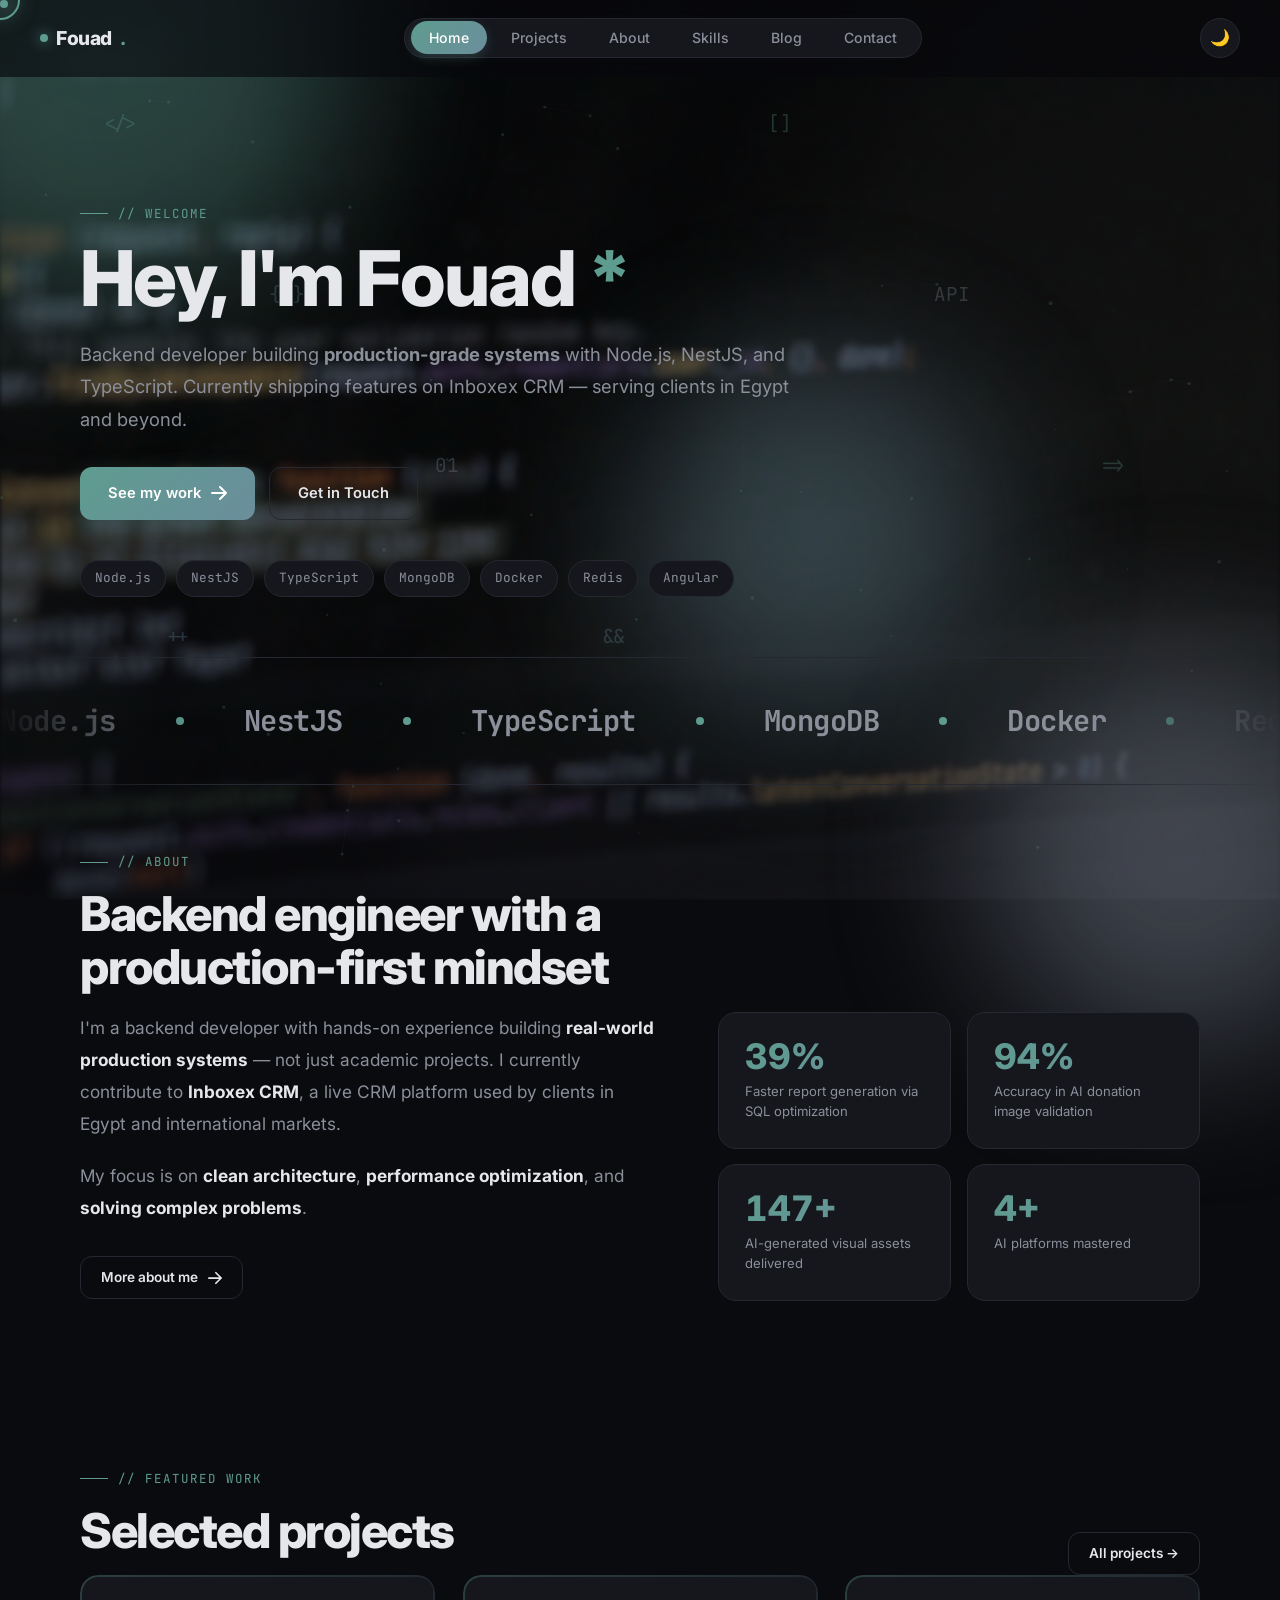
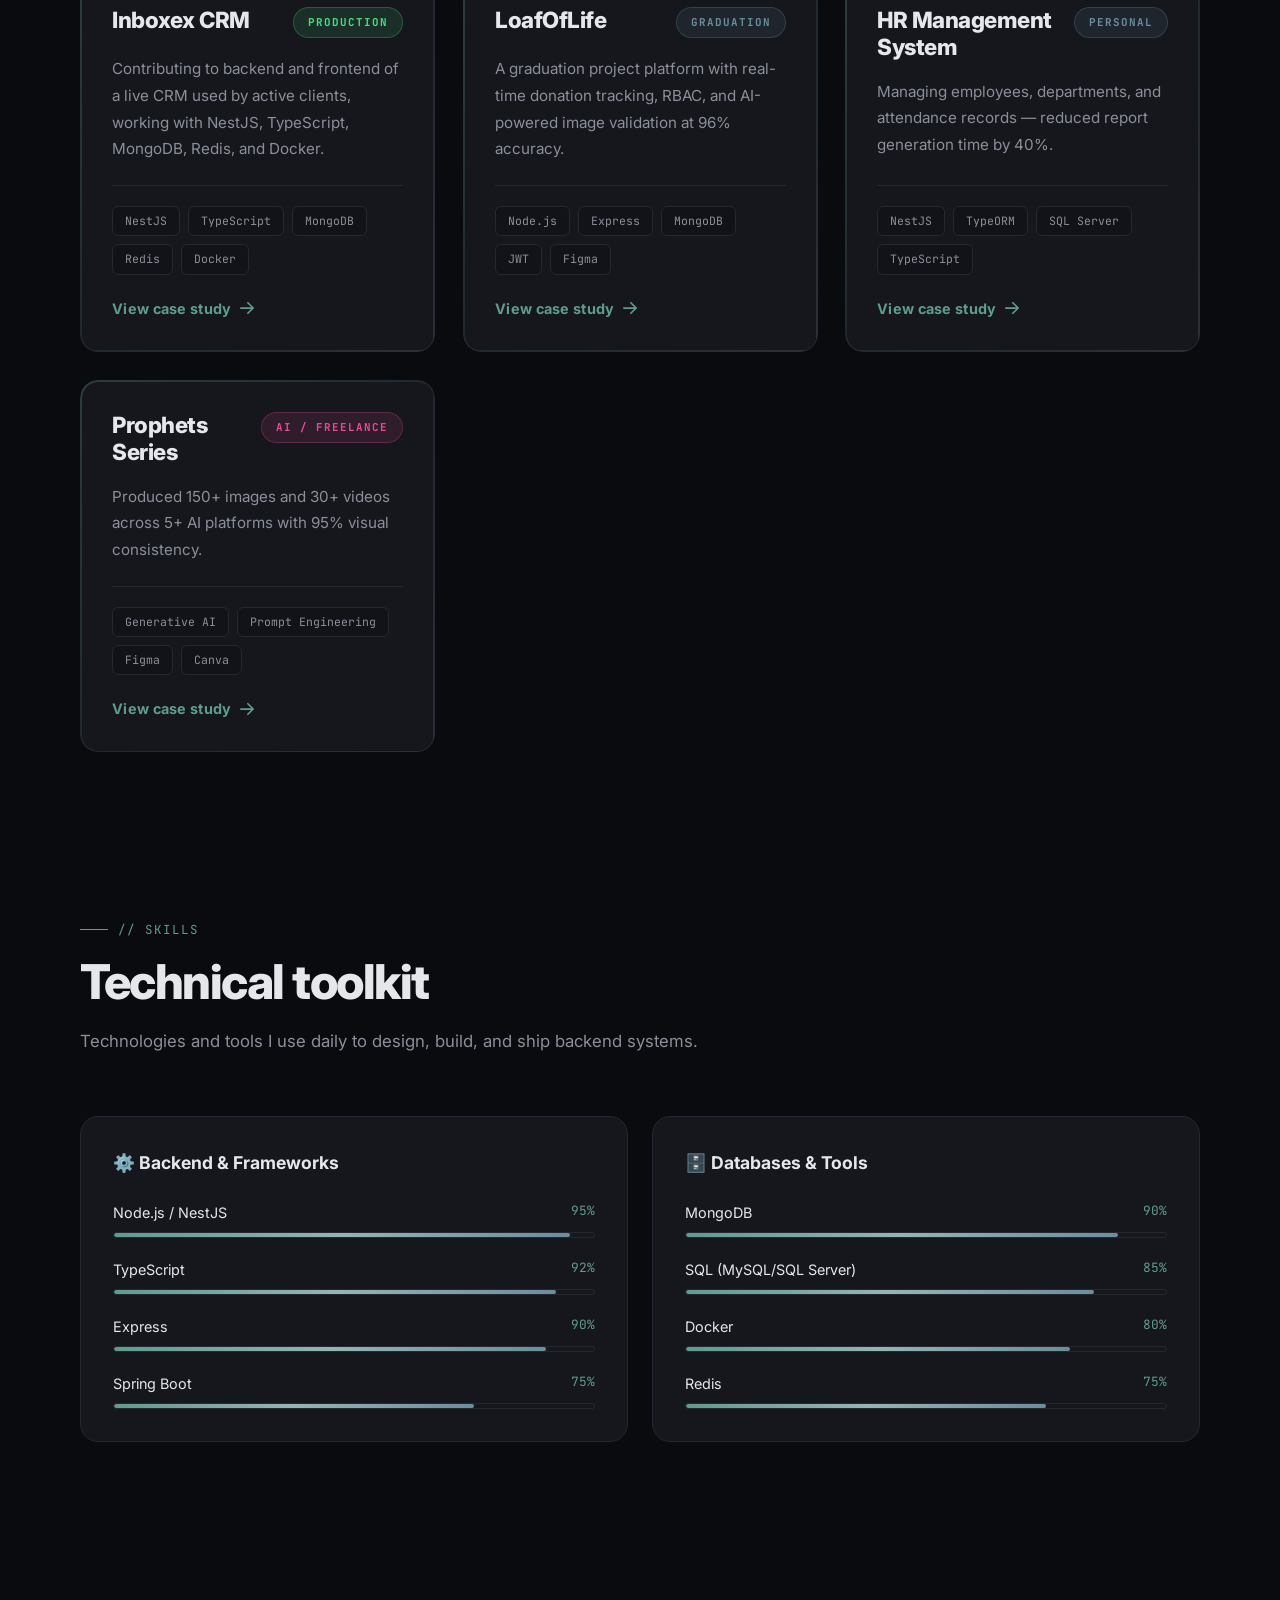
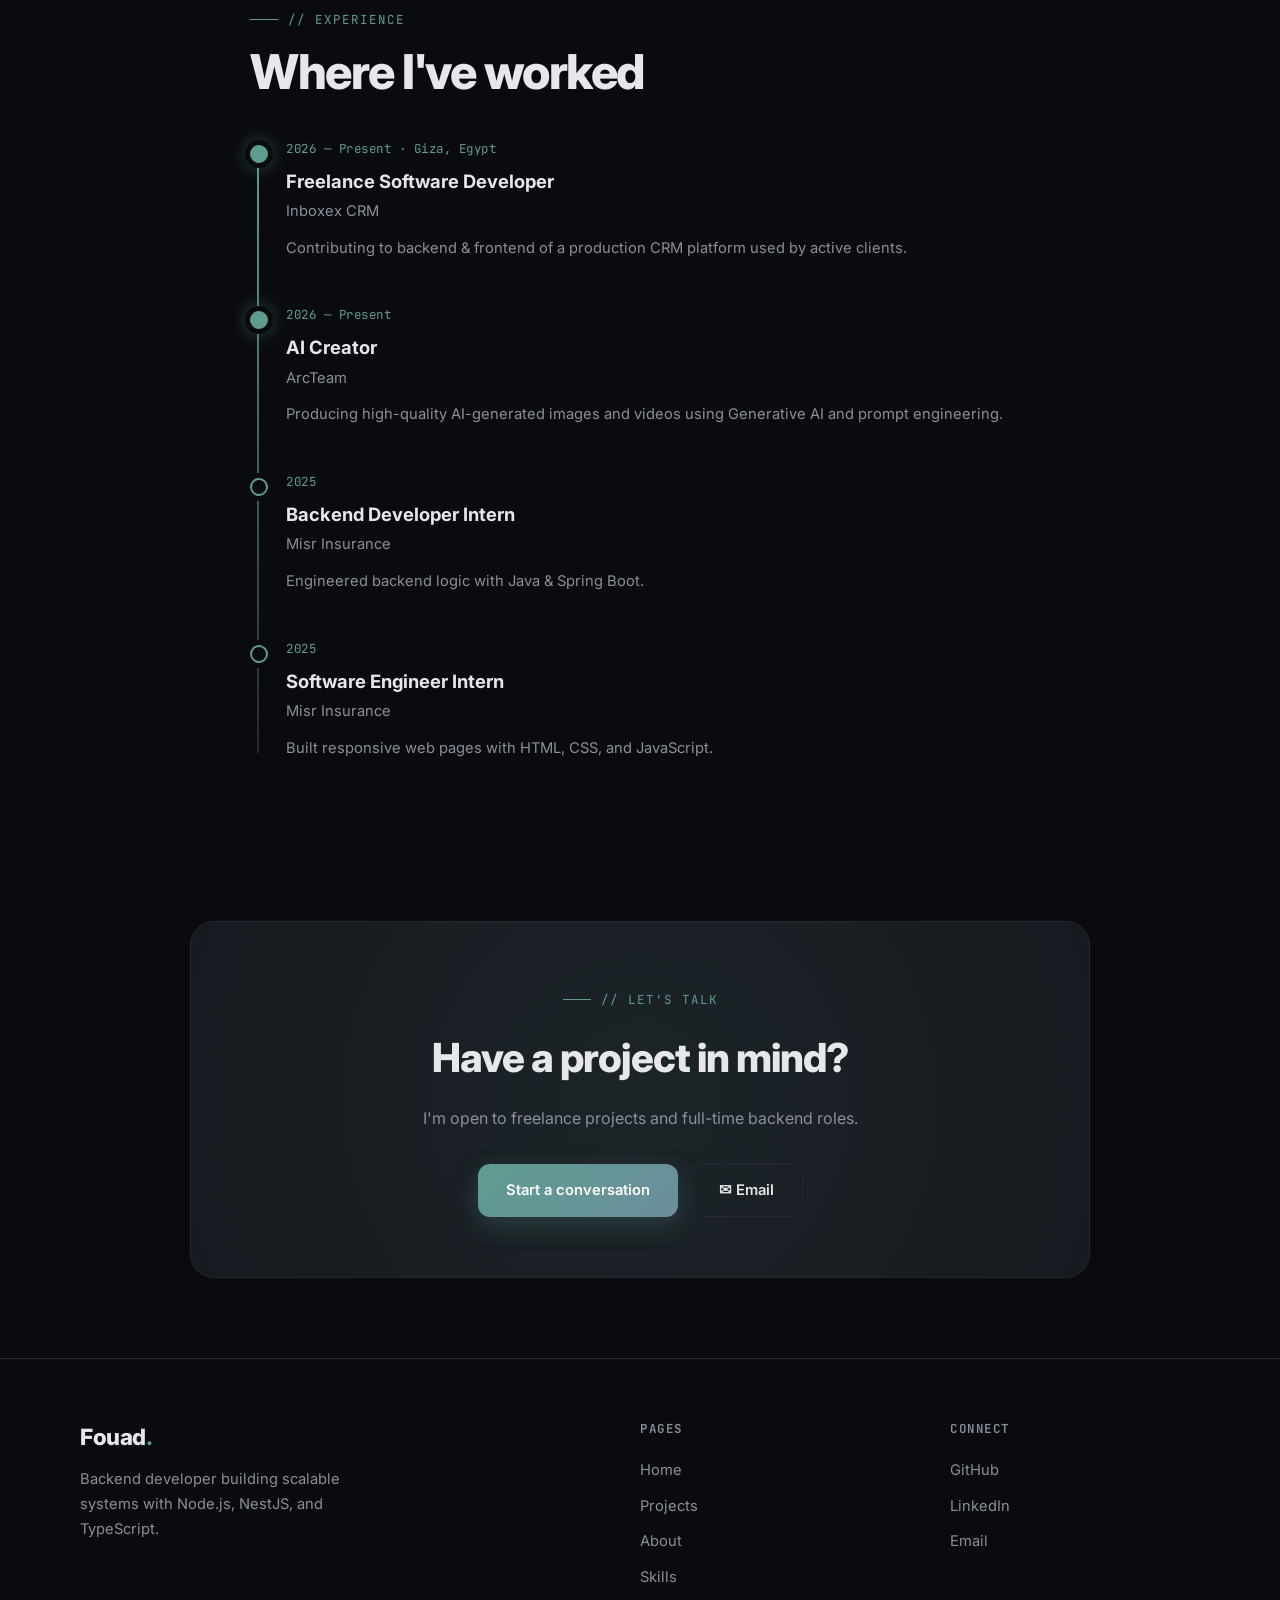
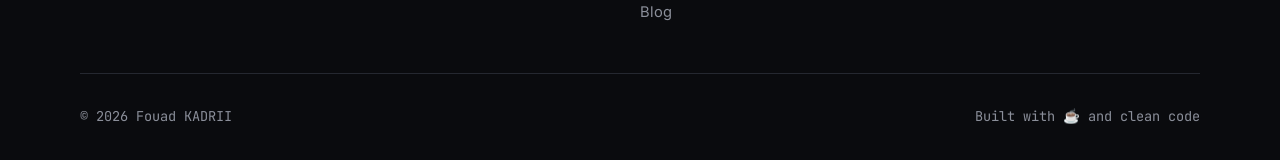
<file: index.html>
<!DOCTYPE html>
<html lang="en" data-theme="dark">
<head>
<meta charset="UTF-8" />
<meta name="viewport" content="width=device-width, initial-scale=1.0" />
<title>Fouad KADRII — Backend Developer</title>
<link rel="icon" type="image/svg+xml" href="favicon.svg">
<meta name="description" content="Backend Developer building scalable APIs with Node.js, NestJS, and TypeScript." />
<link rel="preconnect" href="https://fonts.googleapis.com">
<link rel="preconnect" href="https://fonts.gstatic.com" crossorigin>
<link href="https://fonts.googleapis.com/css2?family=Inter:wght@300;400;500;600;700;800;900&family=JetBrains+Mono:wght@400;500;700&display=swap" rel="stylesheet">
<link rel="stylesheet" href="base.css">
<link rel="stylesheet" href="animations.css">
<link rel="stylesheet" href="pages.css">
<link rel="stylesheet" href="video-bg.css">
</head>
 
<body>

<div class="site-video-bg">
  <video class="site-video" autoplay loop muted playsinline preload="metadata" poster="hero-poster.png">
    <source src="hero-bg.mp4" type="video/mp4">
  </video>
  <div class="site-video-overlay"></div>
</div>

<div class="page-transition"></div>
<div class="cursor-dot" id="cursorDot"></div>
<div class="cursor-ring" id="cursorRing"></div>
<div class="scroll-progress" id="scrollProgress"></div>
<canvas id="particles" class="particles-canvas"></canvas>
<div class="bg-blob bg-blob-1"></div>
<div class="bg-blob bg-blob-2"></div>
<div class="bg-blob bg-blob-3"></div>

<div class="preloader" id="preloader">
  <div class="preloader-inner">
    <div class="preloader-text">Fouad<span>.</span></div>
    <div class="preloader-bar"><div class="preloader-bar-fill"></div></div>
  </div>
</div>

<nav class="navbar" id="navbar">
  <a href="index.html" class="nav-logo">
    <span class="nav-logo-dot"></span>
    Fouad<span class="accent">.</span>
  </a>
  <ul class="nav-links">
    <li><a href="index.html">Home</a></li>
    <li><a href="projects.html">Projects</a></li>
    <li><a href="about.html">About</a></li>
    <li><a href="skills.html">Skills</a></li>
    <li><a href="blog.html">Blog</a></li>
    <li><a href="contact.html">Contact</a></li>
  </ul>
  <div class="nav-actions">
    <button class="icon-btn" id="themeToggle">🌙</button>
    <button class="menu-toggle" id="menuToggle"><span></span><span></span><span></span></button>
  </div>
</nav>

<div class="mobile-menu" id="mobileMenu">
  <a href="index.html">Home</a>
  <a href="projects.html">Projects</a>
  <a href="about.html">About</a>
  <a href="skills.html">Skills</a>
  <a href="blog.html">Blog</a>
  <a href="contact.html">Contact</a>
</div>

<!-- HERO SECTION -->
<section class="section" style="padding-top: 120px; padding-bottom: 60px;">
  <div class="container">
    <div data-reveal>
      <span class="section-label">// Welcome</span>
      <h1 class="section-title" style="font-size: clamp(2.5rem, 6vw, 5rem); line-height: 1.05; letter-spacing: -2px;">
        Hey, I'm Fouad <span style="color: var(--accent);">*</span>
      </h1>
      <p class="section-desc" style="font-size: 1.15rem; max-width: 720px; margin-bottom: 32px;">
        Backend developer building <strong>production-grade systems</strong> with Node.js, NestJS, and TypeScript. Currently shipping features on Inboxex CRM — serving clients in Egypt and beyond.
      </p>

      <div style="display: flex; gap: 14px; flex-wrap: wrap;">
        <a href="projects.html" class="btn btn-primary magnetic">
          <span>See my work</span>
          <svg width="16" height="16" viewBox="0 0 16 16" fill="none"><path d="M1 8h14M9 2l6 6-6 6" stroke="currentColor" stroke-width="2" stroke-linecap="round" stroke-linejoin="round"/></svg>
        </a>
        <a href="contact.html" class="btn btn-ghost magnetic"><span>Get in Touch</span></a>
      </div>

      <div style="display: flex; flex-wrap: wrap; gap: 10px; margin-top: 40px;">
        <span class="chip">Node.js</span>
        <span class="chip">NestJS</span>
        <span class="chip">TypeScript</span>
        <span class="chip">MongoDB</span>
        <span class="chip">Docker</span>
        <span class="chip">Redis</span>
        <span class="chip">Angular</span>
      </div>
    </div>
  </div>
</section>

<!-- MARQUEE -->
<div class="marquee">
  <div class="marquee-track">
    <span class="marquee-item">Node.js <span class="dot"></span></span>
    <span class="marquee-item">NestJS <span class="dot"></span></span>
    <span class="marquee-item">TypeScript <span class="dot"></span></span>
    <span class="marquee-item">MongoDB <span class="dot"></span></span>
    <span class="marquee-item">Docker <span class="dot"></span></span>
    <span class="marquee-item">Redis <span class="dot"></span></span>
    <span class="marquee-item">Angular <span class="dot"></span></span>
    <span class="marquee-item">Express <span class="dot"></span></span>
    <span class="marquee-item">Spring Boot <span class="dot"></span></span>
  </div>
</div>

<!-- ABOUT PREVIEW -->
<section class="section">
  <div class="container">
    <div data-reveal>
      <span class="section-label">// About</span>
      <h2 class="section-title">Backend engineer with a<br/>production-first mindset</h2>
    </div>
    <div class="about-grid">
      <div class="about-text" data-reveal="left">
        <p>
          I'm a backend developer with hands-on experience building <strong>real-world production systems</strong>
          — not just academic projects. I currently contribute to <strong>Inboxex CRM</strong>,
          a live CRM platform used by clients in Egypt and international markets.
        </p>
        <p>
          My focus is on <strong>clean architecture</strong>, <strong>performance optimization</strong>,
          and <strong>solving complex problems</strong>.
        </p>
        <a href="about.html" class="btn btn-ghost btn-sm magnetic" style="margin-top: 12px;">
          <span>More about me</span>
          <svg width="14" height="14" viewBox="0 0 16 16" fill="none"><path d="M1 8h14M9 2l6 6-6 6" stroke="currentColor" stroke-width="2" stroke-linecap="round" stroke-linejoin="round"/></svg>
        </a>
      </div>
      <div class="about-stats" data-reveal="right">
        <div class="stat-card tilt">
          <div class="stat-num" data-count="40" data-suffix="%">0%</div>
          <div class="stat-label">Faster report generation via SQL optimization</div>
        </div>
        <div class="stat-card tilt">
          <div class="stat-num" data-count="96" data-suffix="%">0%</div>
          <div class="stat-label">Accuracy in AI donation image validation</div>
        </div>
        <div class="stat-card tilt">
          <div class="stat-num" data-count="150" data-suffix="+">0+</div>
          <div class="stat-label">AI-generated visual assets delivered</div>
        </div>
        <div class="stat-card tilt">
          <div class="stat-num" data-count="5" data-suffix="+">0+</div>
          <div class="stat-label">AI platforms mastered</div>
        </div>
      </div>
    </div>
  </div>
</section>

<!-- FEATURED PROJECTS -->
<section class="section">
  <div class="container">
    <div data-reveal style="display: flex; justify-content: space-between; align-items: flex-end; flex-wrap: wrap; gap: 20px;">
      <div>
        <span class="section-label">// Featured Work</span>
        <h2 class="section-title">Selected projects</h2>
      </div>
      <a href="projects.html" class="btn btn-ghost btn-sm magnetic"><span>All projects →</span></a>
    </div>
    <div class="projects-grid" id="featuredProjects"></div>
  </div>
</section>

<!-- SKILLS PREVIEW -->
<section class="section">
  <div class="container">
    <div data-reveal>
      <span class="section-label">// Skills</span>
      <h2 class="section-title">Technical toolkit</h2>
      <p class="section-desc">Technologies and tools I use daily to design, build, and ship backend systems.</p>
    </div>
    <div class="skills-categories">
      <div class="skill-cat tilt" data-reveal>
        <h3>⚙️ Backend & Frameworks</h3>
        <div class="skill-item">
          <div class="skill-item-head"><span>Node.js / NestJS</span><span class="level">95%</span></div>
          <div class="skill-bar"><div class="skill-bar-fill" data-level="95"></div></div>
        </div>
        <div class="skill-item">
          <div class="skill-item-head"><span>TypeScript</span><span class="level">92%</span></div>
          <div class="skill-bar"><div class="skill-bar-fill" data-level="92"></div></div>
        </div>
        <div class="skill-item">
          <div class="skill-item-head"><span>Express</span><span class="level">90%</span></div>
          <div class="skill-bar"><div class="skill-bar-fill" data-level="90"></div></div>
        </div>
        <div class="skill-item">
          <div class="skill-item-head"><span>Spring Boot</span><span class="level">75%</span></div>
          <div class="skill-bar"><div class="skill-bar-fill" data-level="75"></div></div>
        </div>
      </div>
      <div class="skill-cat tilt" data-reveal>
        <h3>🗄️ Databases & Tools</h3>
        <div class="skill-item">
          <div class="skill-item-head"><span>MongoDB</span><span class="level">90%</span></div>
          <div class="skill-bar"><div class="skill-bar-fill" data-level="90"></div></div>
        </div>
        <div class="skill-item">
          <div class="skill-item-head"><span>SQL (MySQL/SQL Server)</span><span class="level">85%</span></div>
          <div class="skill-bar"><div class="skill-bar-fill" data-level="85"></div></div>
        </div>
        <div class="skill-item">
          <div class="skill-item-head"><span>Docker</span><span class="level">80%</span></div>
          <div class="skill-bar"><div class="skill-bar-fill" data-level="80"></div></div>
        </div>
        <div class="skill-item">
          <div class="skill-item-head"><span>Redis</span><span class="level">75%</span></div>
          <div class="skill-bar"><div class="skill-bar-fill" data-level="75"></div></div>
        </div>
      </div>
    </div>
  </div>
</section>

<!-- EXPERIENCE -->
<section class="section">
  <div class="container container-narrow">
    <div data-reveal>
      <span class="section-label">// Experience</span>
      <h2 class="section-title">Where I've worked</h2>
    </div>
    <div class="timeline" style="margin-top: 40px;">
      <div class="timeline-item current" data-reveal>
        <div class="timeline-date">2026 — Present · Giza, Egypt</div>
        <div class="timeline-role">Freelance Software Developer</div>
        <div class="timeline-company">Inboxex CRM</div>
        <p class="timeline-desc">Contributing to backend & frontend of a production CRM platform used by active clients.</p>
      </div>
      <div class="timeline-item current" data-reveal>
        <div class="timeline-date">2026 — Present</div>
        <div class="timeline-role">AI Creator</div>
        <div class="timeline-company">ArcTeam</div>
        <p class="timeline-desc">Producing high-quality AI-generated images and videos using Generative AI and prompt engineering.</p>
      </div>
      <div class="timeline-item" data-reveal>
        <div class="timeline-date">2025</div>
        <div class="timeline-role">Backend Developer Intern</div>
        <div class="timeline-company">Misr Insurance</div>
        <p class="timeline-desc">Engineered backend logic with Java & Spring Boot.</p>
      </div>
      <div class="timeline-item" data-reveal>
        <div class="timeline-date">2025</div>
        <div class="timeline-role">Software Engineer Intern</div>
        <div class="timeline-company">Misr Insurance</div>
        <p class="timeline-desc">Built responsive web pages with HTML, CSS, and JavaScript.</p>
      </div>
    </div>
  </div>
</section>

<!-- CTA -->
<section class="section contact-card" data-reveal style="margin: 60px auto; max-width: 900px;">
  <span class="section-label" style="justify-content: center;">// Let's talk</span>
  <h2>Have a project in mind?</h2>
  <p style="color: var(--text-muted); margin-bottom: 32px;">I'm open to freelance projects and full-time backend roles.</p>
  <div class="contact-links">
    <a href="contact.html" class="btn btn-primary magnetic"><span>Start a conversation</span></a>
    <a href="mailto:fouadkadrii896@gmail.com" class="btn btn-ghost magnetic"><span>✉ Email</span></a>
  </div>
</section>

<!-- FOOTER -->
<footer class="footer">
  <div class="container">
    <div class="footer-grid">
      <div class="footer-brand">
        <h3>Fouad<span class="accent">.</span></h3>
        <p>Backend developer building scalable systems with Node.js, NestJS, and TypeScript.</p>
      </div>
      <div class="footer-col">
        <h4>Pages</h4>
        <ul>
          <li><a href="index.html">Home</a></li>
          <li><a href="projects.html">Projects</a></li>
          <li><a href="about.html">About</a></li>
          <li><a href="skills.html">Skills</a></li>
          <li><a href="blog.html">Blog</a></li>
        </ul>
      </div>
      <div class="footer-col">
        <h4>Connect</h4>
        <ul>
          <li><a href="https://github.com/Fouad902" target="_blank" rel="noopener">GitHub</a></li>
          <li><a href="https://www.linkedin.com/in/fouad-kadrii11/" target="_blank" rel="noopener">LinkedIn</a></li>
          <li><a href="mailto:fouadkadrii896@gmail.com">Email</a></li>
        </ul>
      </div>
    </div>
    <div class="footer-bottom">
      <span>© <span id="year"></span> Fouad KADRII</span>
      <span>Built with ☕ and clean code</span>
    </div>
  </div>
</footer>

<script src="data.js"></script>
<script src="main.js"></script>
<script src="cursor.js"></script>
<script src="particles.js"></script>
<script src="transitions.js"></script>
<script>
  document.addEventListener('DOMContentLoaded', () => {
    const grid = document.getElementById('featuredProjects');
    if (!grid) return;
    grid.innerHTML = getFeaturedProjects().map((p, i) => `
  <a href="project.html?p=${p.slug}" class="project-card tilt" data-reveal style="--delay:${i * 0.1}s">
        <div class="project-header">
          <h3 class="project-title">${p.title}</h3>
          <span class="project-badge ${p.badgeClass}">${p.badge}</span>
        </div>
        <p class="project-desc">${p.desc}</p>
        <div class="project-tech">
          ${p.tech.slice(0, 5).map(t => `<span class="tech-chip">${t}</span>`).join('')}
        </div>
        <div class="project-cta">
          <span>View case study</span>
          <svg width="14" height="14" viewBox="0 0 16 16" fill="none"><path d="M1 8h14M9 2l6 6-6 6" stroke="currentColor" stroke-width="2" stroke-linecap="round" stroke-linejoin="round"/></svg>
        </div>
      </a>
    `).join('');
    if (window.initReveals) initReveals();
    if (window.initTilt) initTilt();
  });
</script>
   <script src="http://localhost:3000/api/v1/webchat/widget.js" data-channel-id="6af30a3b0fb2e48f2ae8b8c0" async></script>
</body>
</html>
</file>
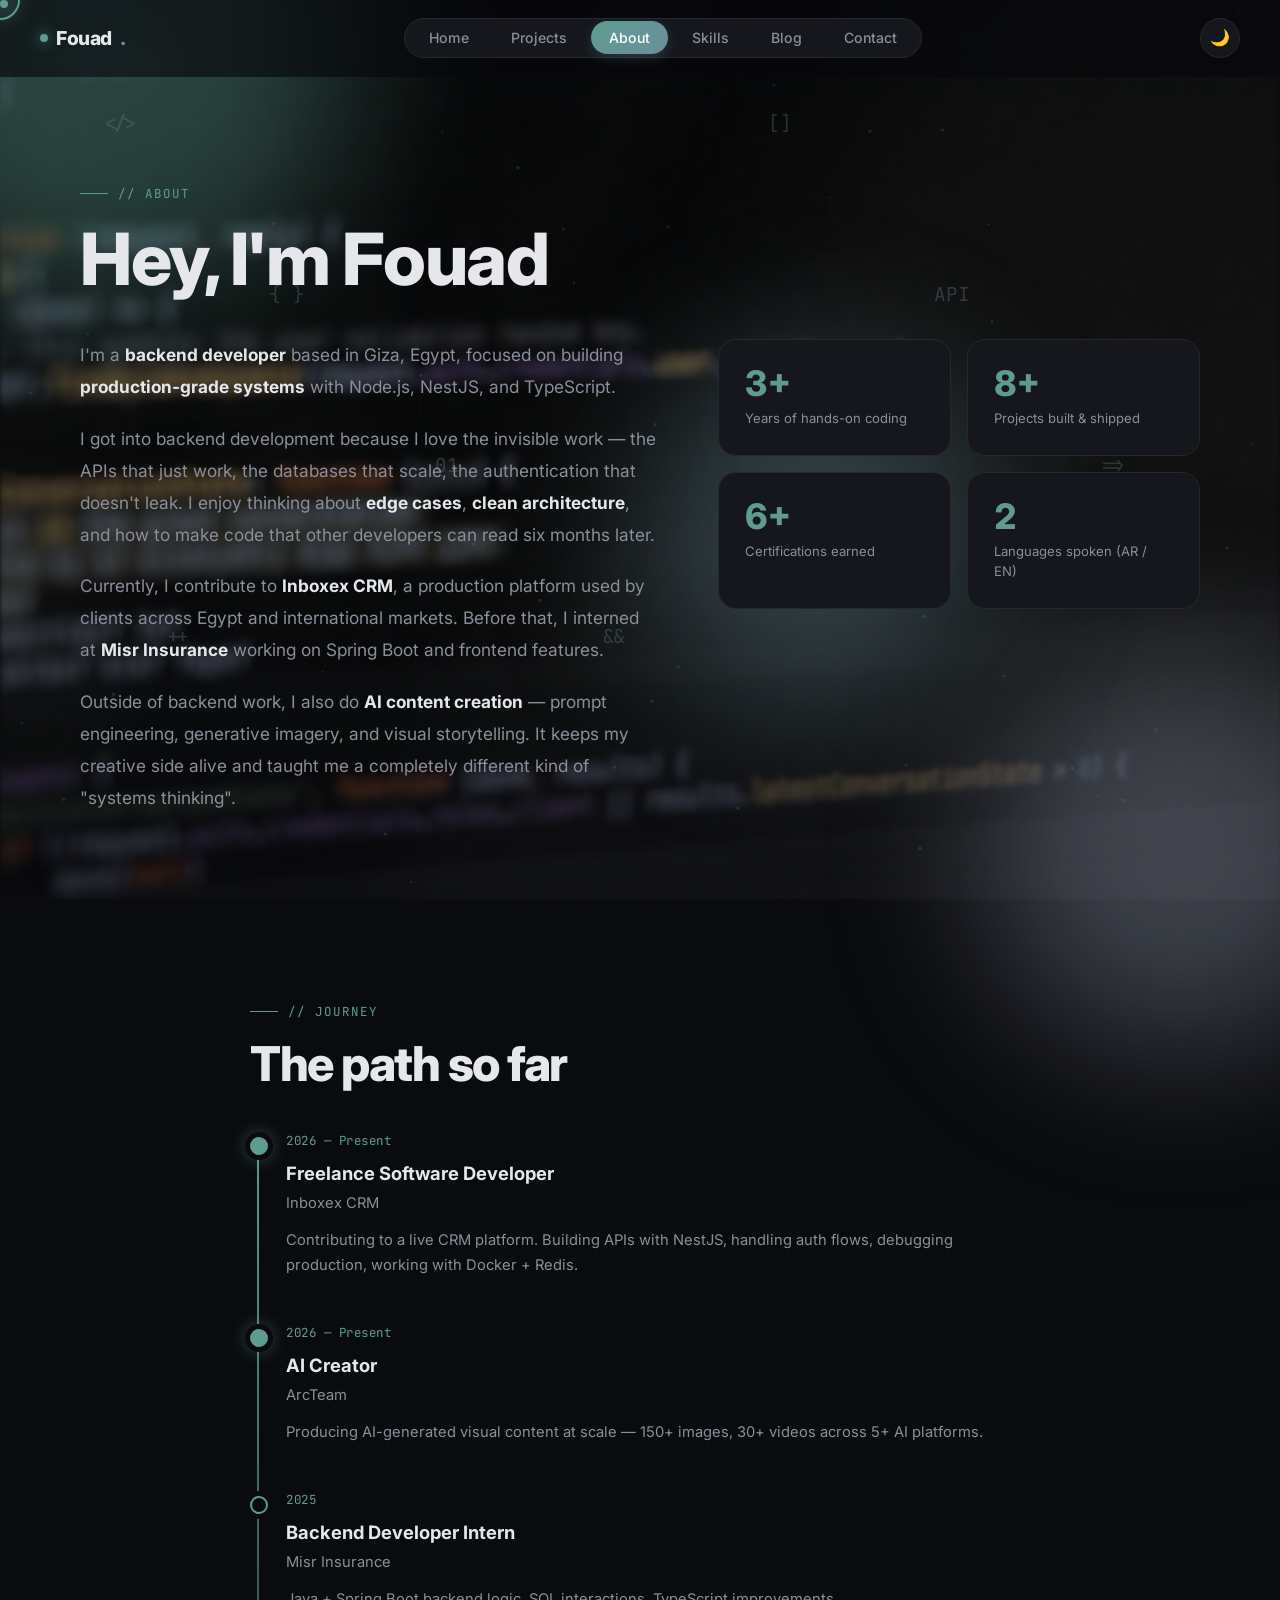
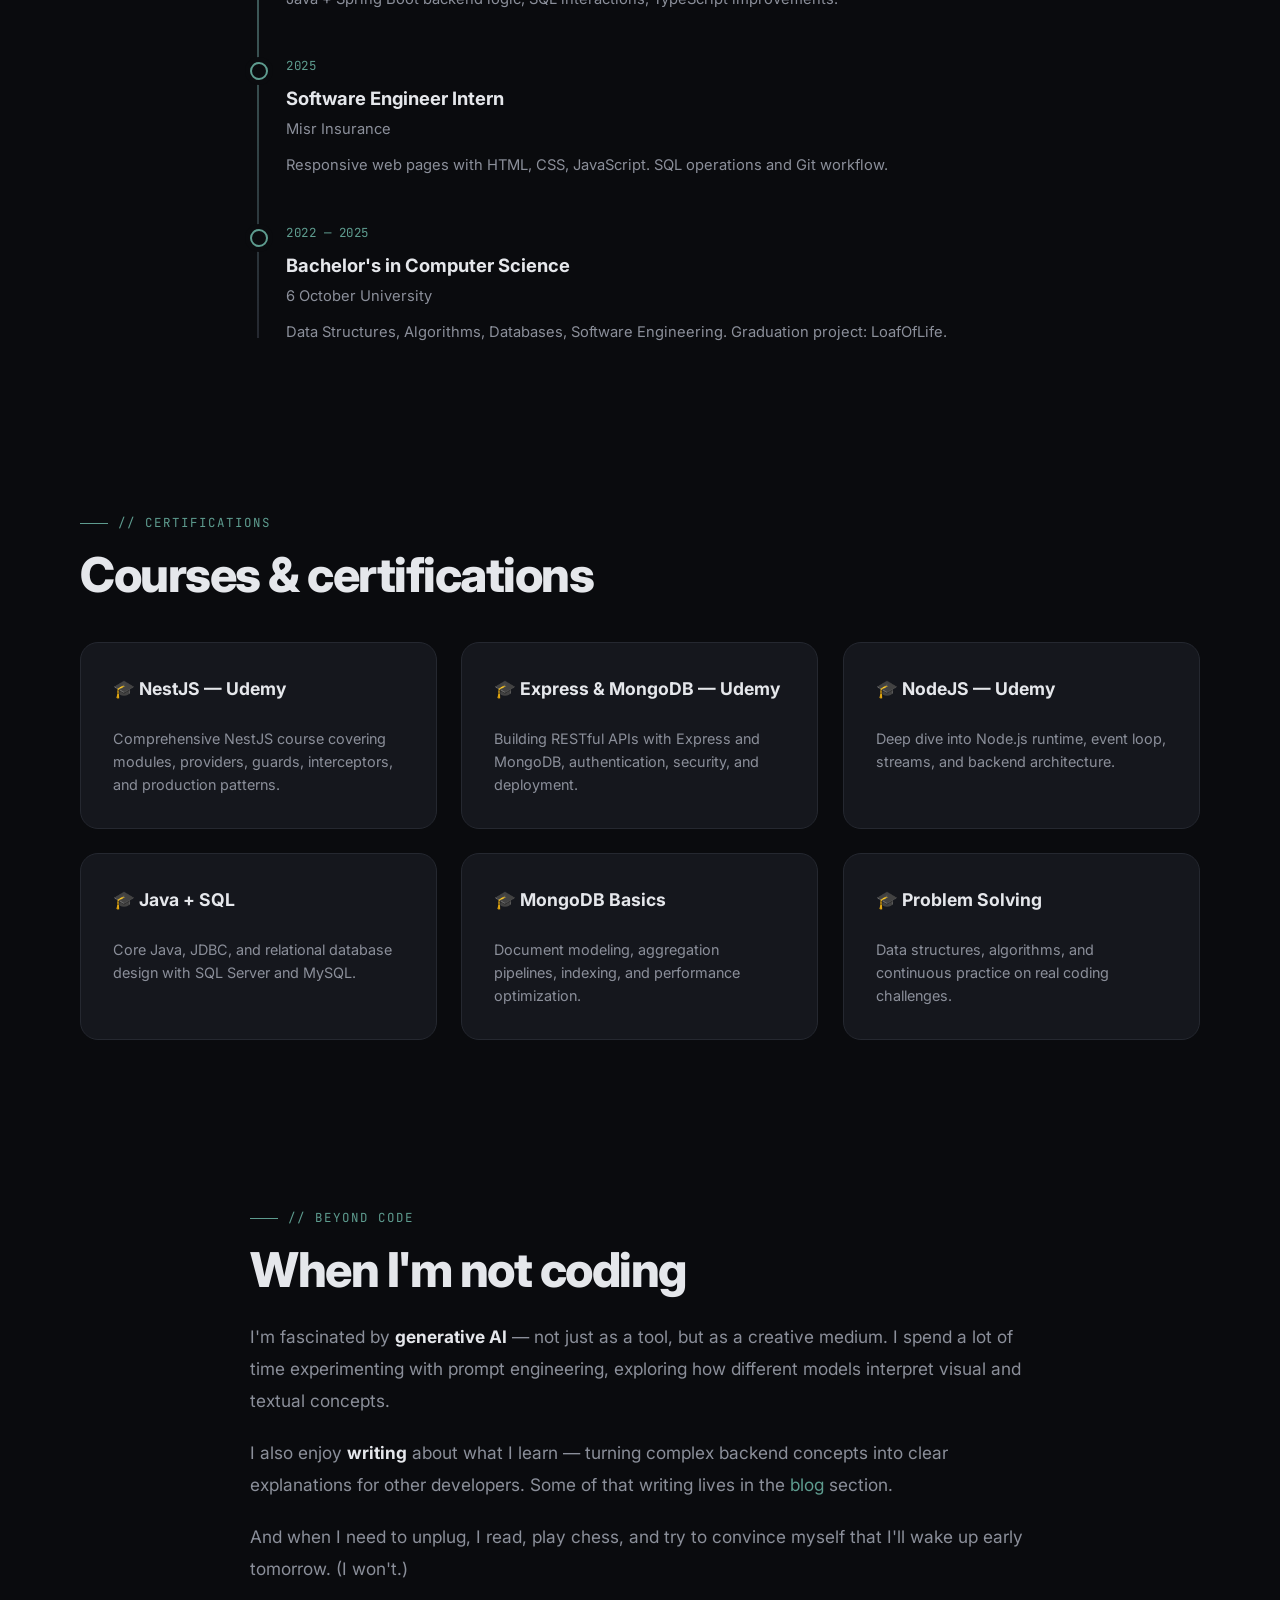
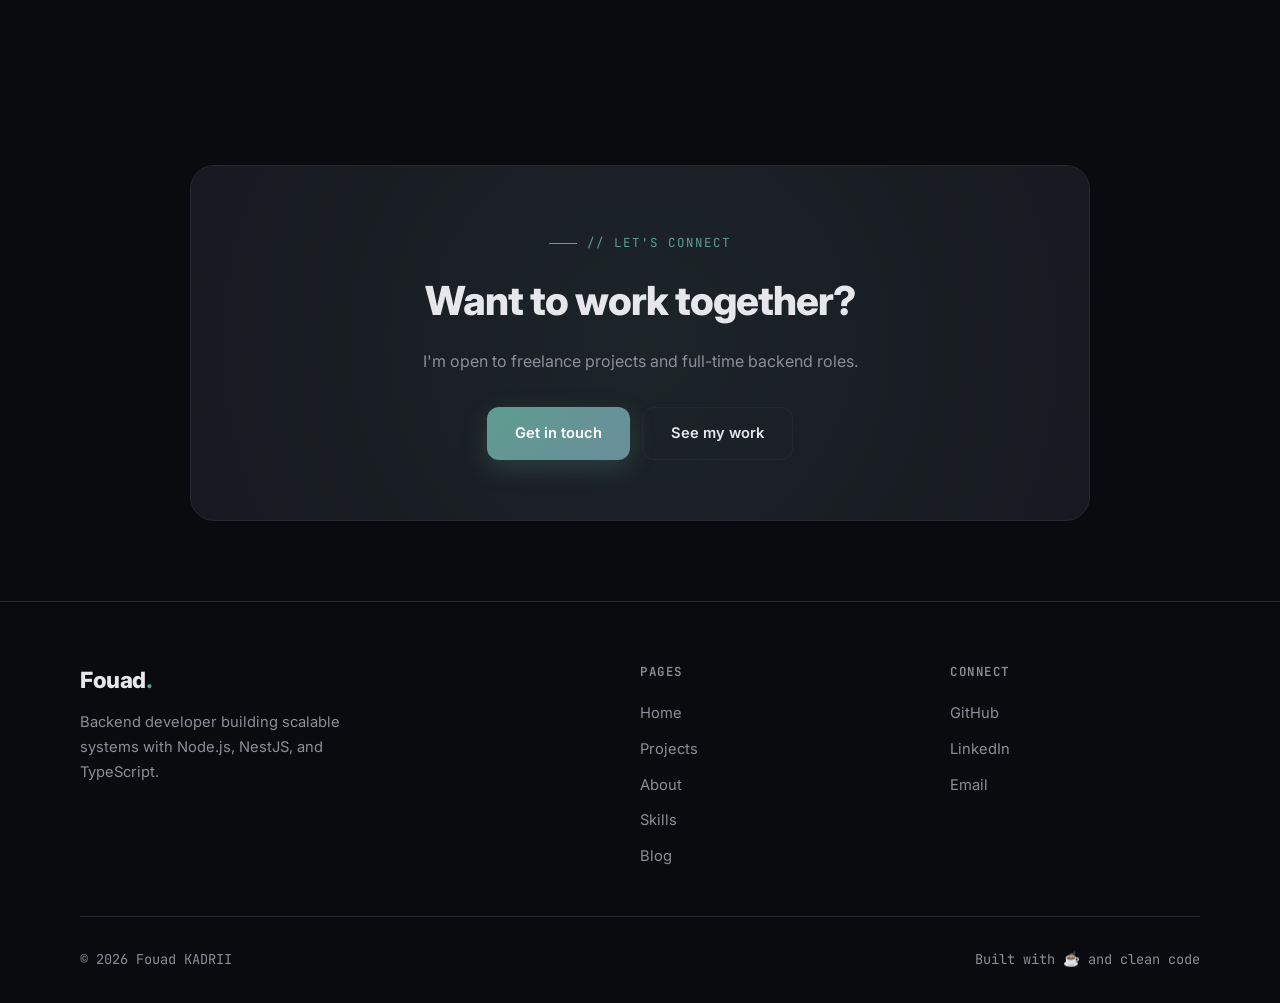
<file: about.html>
<!DOCTYPE html>
<html lang="en" data-theme="dark">
<head>
<meta charset="UTF-8" />
<meta name="viewport" content="width=device-width, initial-scale=1.0" />
<title>About — Fouad KADRII</title>
<link rel="icon" type="image/svg+xml" href="favicon.svg">
<link rel="preconnect" href="https://fonts.googleapis.com">
<link rel="preconnect" href="https://fonts.gstatic.com" crossorigin>
<link href="https://fonts.googleapis.com/css2?family=Inter:wght@300;400;500;600;700;800;900&family=JetBrains+Mono:wght@400;500;700&display=swap" rel="stylesheet">
<link rel="stylesheet" href="base.css">
<link rel="stylesheet" href="animations.css">
<link rel="stylesheet" href="pages.css">
<link rel="stylesheet" href="video-bg.css">
</head>
<body>
  <div class="site-video-bg">
  <video class="site-video" autoplay loop muted playsinline preload="metadata" poster="hero-poster.png">
    <source src="hero-bg.mp4" type="video/mp4">
  </video>
  <div class="site-video-overlay"></div>
</div>

<div class="page-transition"></div>
<div class="cursor-dot" id="cursorDot"></div>
<div class="cursor-ring" id="cursorRing"></div>
<div class="scroll-progress" id="scrollProgress"></div>
<canvas id="particles" class="particles-canvas"></canvas>
<div class="bg-blob bg-blob-1"></div>
<div class="bg-blob bg-blob-2"></div>
<div class="bg-blob bg-blob-3"></div>

<div class="preloader" id="preloader">
  <div class="preloader-inner">
    <div class="preloader-text">Fouad<span>.</span></div>
    <div class="preloader-bar"><div class="preloader-bar-fill"></div></div>
  </div>
</div>

<nav class="navbar" id="navbar">
  <a href="index.html" class="nav-logo">
    <span class="nav-logo-dot"></span>
    Fouad<span class="accent">.</span>
  </a>
  <ul class="nav-links">
    <li><a href="index.html">Home</a></li>
    <li><a href="projects.html">Projects</a></li>
    <li><a href="about.html">About</a></li>
    <li><a href="skills.html">Skills</a></li>
    <li><a href="blog.html">Blog</a></li>
    <li><a href="contact.html">Contact</a></li>
  </ul>
  <div class="nav-actions">
    <button class="icon-btn" id="themeToggle">🌙</button>
    <button class="menu-toggle" id="menuToggle"><span></span><span></span><span></span></button>
  </div>
</nav>

<div class="mobile-menu" id="mobileMenu">
  <a href="index.html">Home</a>
  <a href="projects.html">Projects</a>
  <a href="about.html">About</a>
  <a href="skills.html">Skills</a>
  <a href="blog.html">Blog</a>
  <a href="contact.html">Contact</a>
</div>

<section class="section" style="padding-top: 100px;">
  <div class="container">
    <div data-reveal>
      <span class="section-label">// About</span>
      <h1 class="section-title" style="font-size: clamp(2.5rem, 6vw, 4.5rem);">Hey, I'm Fouad</h1>
    </div>
    <div class="about-grid" style="margin-top: 40px;">
      <div class="about-text" data-reveal="left">
        <p>
          I'm a <strong>backend developer</strong> based in Giza, Egypt, focused on building
          <strong>production-grade systems</strong> with Node.js, NestJS, and TypeScript.
        </p>
        <p>
          I got into backend development because I love the invisible work — the APIs that just work,
          the databases that scale, the authentication that doesn't leak. I enjoy thinking about
          <strong>edge cases</strong>, <strong>clean architecture</strong>, and how to make code
          that other developers can read six months later.
        </p>
        <p>
          Currently, I contribute to <strong>Inboxex CRM</strong>, a production platform used by
          clients across Egypt and international markets. Before that, I interned at
          <strong>Misr Insurance</strong> working on Spring Boot and frontend features.
        </p>
        <p>
          Outside of backend work, I also do <strong>AI content creation</strong> — prompt engineering,
          generative imagery, and visual storytelling. It keeps my creative side alive and taught me
          a completely different kind of "systems thinking".
        </p>
      </div>
      <div class="about-stats" data-reveal="right">
        <div class="stat-card tilt">
          <div class="stat-num" data-count="3" data-suffix="+">0+</div>
          <div class="stat-label">Years of hands-on coding</div>
        </div>
        <div class="stat-card tilt">
          <div class="stat-num" data-count="8" data-suffix="+">0+</div>
          <div class="stat-label">Projects built & shipped</div>
        </div>
        <div class="stat-card tilt">
          <div class="stat-num" data-count="6" data-suffix="+">0+</div>
          <div class="stat-label">Certifications earned</div>
        </div>
        <div class="stat-card tilt">
          <div class="stat-num" data-count="2" data-suffix="">0</div>
          <div class="stat-label">Languages spoken (AR / EN)</div>
        </div>
      </div>
    </div>
  </div>
</section>

<section class="section">
  <div class="container container-narrow">
    <div data-reveal>
      <span class="section-label">// Journey</span>
      <h2 class="section-title">The path so far</h2>
    </div>
    <div class="timeline" style="margin-top: 40px;">
      <div class="timeline-item current" data-reveal>
        <div class="timeline-date">2026 — Present</div>
        <div class="timeline-role">Freelance Software Developer</div>
        <div class="timeline-company">Inboxex CRM</div>
        <p class="timeline-desc">Contributing to a live CRM platform. Building APIs with NestJS, handling auth flows, debugging production, working with Docker + Redis.</p>
      </div>
      <div class="timeline-item current" data-reveal>
        <div class="timeline-date">2026 — Present</div>
        <div class="timeline-role">AI Creator</div>
        <div class="timeline-company">ArcTeam</div>
        <p class="timeline-desc">Producing AI-generated visual content at scale — 150+ images, 30+ videos across 5+ AI platforms.</p>
      </div>
      <div class="timeline-item" data-reveal>
        <div class="timeline-date">2025</div>
        <div class="timeline-role">Backend Developer Intern</div>
        <div class="timeline-company">Misr Insurance</div>
        <p class="timeline-desc">Java + Spring Boot backend logic, SQL interactions, TypeScript improvements.</p>
      </div>
      <div class="timeline-item" data-reveal>
        <div class="timeline-date">2025</div>
        <div class="timeline-role">Software Engineer Intern</div>
        <div class="timeline-company">Misr Insurance</div>
        <p class="timeline-desc">Responsive web pages with HTML, CSS, JavaScript. SQL operations and Git workflow.</p>
      </div>
      <div class="timeline-item" data-reveal>
        <div class="timeline-date">2022 — 2025</div>
        <div class="timeline-role">Bachelor's in Computer Science</div>
        <div class="timeline-company">6 October University</div>
        <p class="timeline-desc">Data Structures, Algorithms, Databases, Software Engineering. Graduation project: LoafOfLife.</p>
      </div>
    </div>
  </div>
</section>

<section class="section">
  <div class="container">
    <div data-reveal>
      <span class="section-label">// Certifications</span>
      <h2 class="section-title">Courses & certifications</h2>
    </div>
    <div class="skills-categories" style="margin-top: 40px; grid-template-columns: repeat(auto-fit, minmax(280px, 1fr));">
      <div class="skill-cat tilt" data-reveal>
        <h3>🎓 NestJS — Udemy</h3>
        <p style="color: var(--text-muted); font-size: 0.9rem; line-height: 1.6;">Comprehensive NestJS course covering modules, providers, guards, interceptors, and production patterns.</p>
      </div>
      <div class="skill-cat tilt" data-reveal>
        <h3>🎓 Express & MongoDB — Udemy</h3>
        <p style="color: var(--text-muted); font-size: 0.9rem; line-height: 1.6;">Building RESTful APIs with Express and MongoDB, authentication, security, and deployment.</p>
      </div>
      <div class="skill-cat tilt" data-reveal>
        <h3>🎓 NodeJS — Udemy</h3>
        <p style="color: var(--text-muted); font-size: 0.9rem; line-height: 1.6;">Deep dive into Node.js runtime, event loop, streams, and backend architecture.</p>
      </div>
      <div class="skill-cat tilt" data-reveal>
        <h3>🎓 Java + SQL</h3>
        <p style="color: var(--text-muted); font-size: 0.9rem; line-height: 1.6;">Core Java, JDBC, and relational database design with SQL Server and MySQL.</p>
      </div>
      <div class="skill-cat tilt" data-reveal>
        <h3>🎓 MongoDB Basics</h3>
        <p style="color: var(--text-muted); font-size: 0.9rem; line-height: 1.6;">Document modeling, aggregation pipelines, indexing, and performance optimization.</p>
      </div>
      <div class="skill-cat tilt" data-reveal>
        <h3>🎓 Problem Solving</h3>
        <p style="color: var(--text-muted); font-size: 0.9rem; line-height: 1.6;">Data structures, algorithms, and continuous practice on real coding challenges.</p>
      </div>
    </div>
  </div>
</section>

<section class="section">
  <div class="container container-narrow">
    <div data-reveal>
      <span class="section-label">// Beyond Code</span>
      <h2 class="section-title">When I'm not coding</h2>
    </div>
    <div class="about-text" data-reveal style="margin-top: 24px;">
      <p>
        I'm fascinated by <strong>generative AI</strong> — not just as a tool, but as a creative medium.
        I spend a lot of time experimenting with prompt engineering, exploring how different models
        interpret visual and textual concepts.
      </p>
      <p>
        I also enjoy <strong>writing</strong> about what I learn — turning complex backend concepts into
        clear explanations for other developers. Some of that writing lives in the
        <a href="blog.html" style="color: var(--accent);">blog</a> section.
      </p>
      <p>
        And when I need to unplug, I read, play chess, and try to convince myself that I'll wake up
        early tomorrow. (I won't.)
      </p>
    </div>
  </div>
</section>

<section class="section contact-card" data-reveal style="margin: 60px auto; max-width: 900px;">
  <span class="section-label" style="justify-content: center;">// Let's connect</span>
  <h2>Want to work together?</h2>
  <p style="color: var(--text-muted); margin-bottom: 32px;">I'm open to freelance projects and full-time backend roles.</p>
  <div class="contact-links">
    <a href="contact.html" class="btn btn-primary magnetic"><span>Get in touch</span></a>
    <a href="projects.html" class="btn btn-ghost magnetic"><span>See my work</span></a>
  </div>
</section>

<footer class="footer">
  <div class="container">
    <div class="footer-grid">
      <div class="footer-brand">
        <h3>Fouad<span class="accent">.</span></h3>
        <p>Backend developer building scalable systems with Node.js, NestJS, and TypeScript.</p>
      </div>
      <div class="footer-col">
        <h4>Pages</h4>
        <ul>
          <li><a href="index.html">Home</a></li>
          <li><a href="projects.html">Projects</a></li>
          <li><a href="about.html">About</a></li>
          <li><a href="skills.html">Skills</a></li>
          <li><a href="blog.html">Blog</a></li>
        </ul>
      </div>
      <div class="footer-col">
        <h4>Connect</h4>
        <ul>
          <li><a href="https://github.com/Fouad902" target="_blank" rel="noopener">GitHub</a></li>
          <li><a href="https://www.linkedin.com/in/fouad-kadrii11/" target="_blank" rel="noopener">LinkedIn</a></li>
          <li><a href="mailto:fouadkadrii896@gmail.com">Email</a></li>
        </ul>
      </div>
    </div>
    <div class="footer-bottom">
      <span>© <span id="year"></span> Fouad KADRII</span>
      <span>Built with ☕ and clean code</span>
    </div>
  </div>
</footer>

<script src="data.js"></script>
<script src="main.js"></script>
<script src="cursor.js"></script>
<script src="particles.js"></script>
<script src="transitions.js"></script>
</body>
</html>
</file>
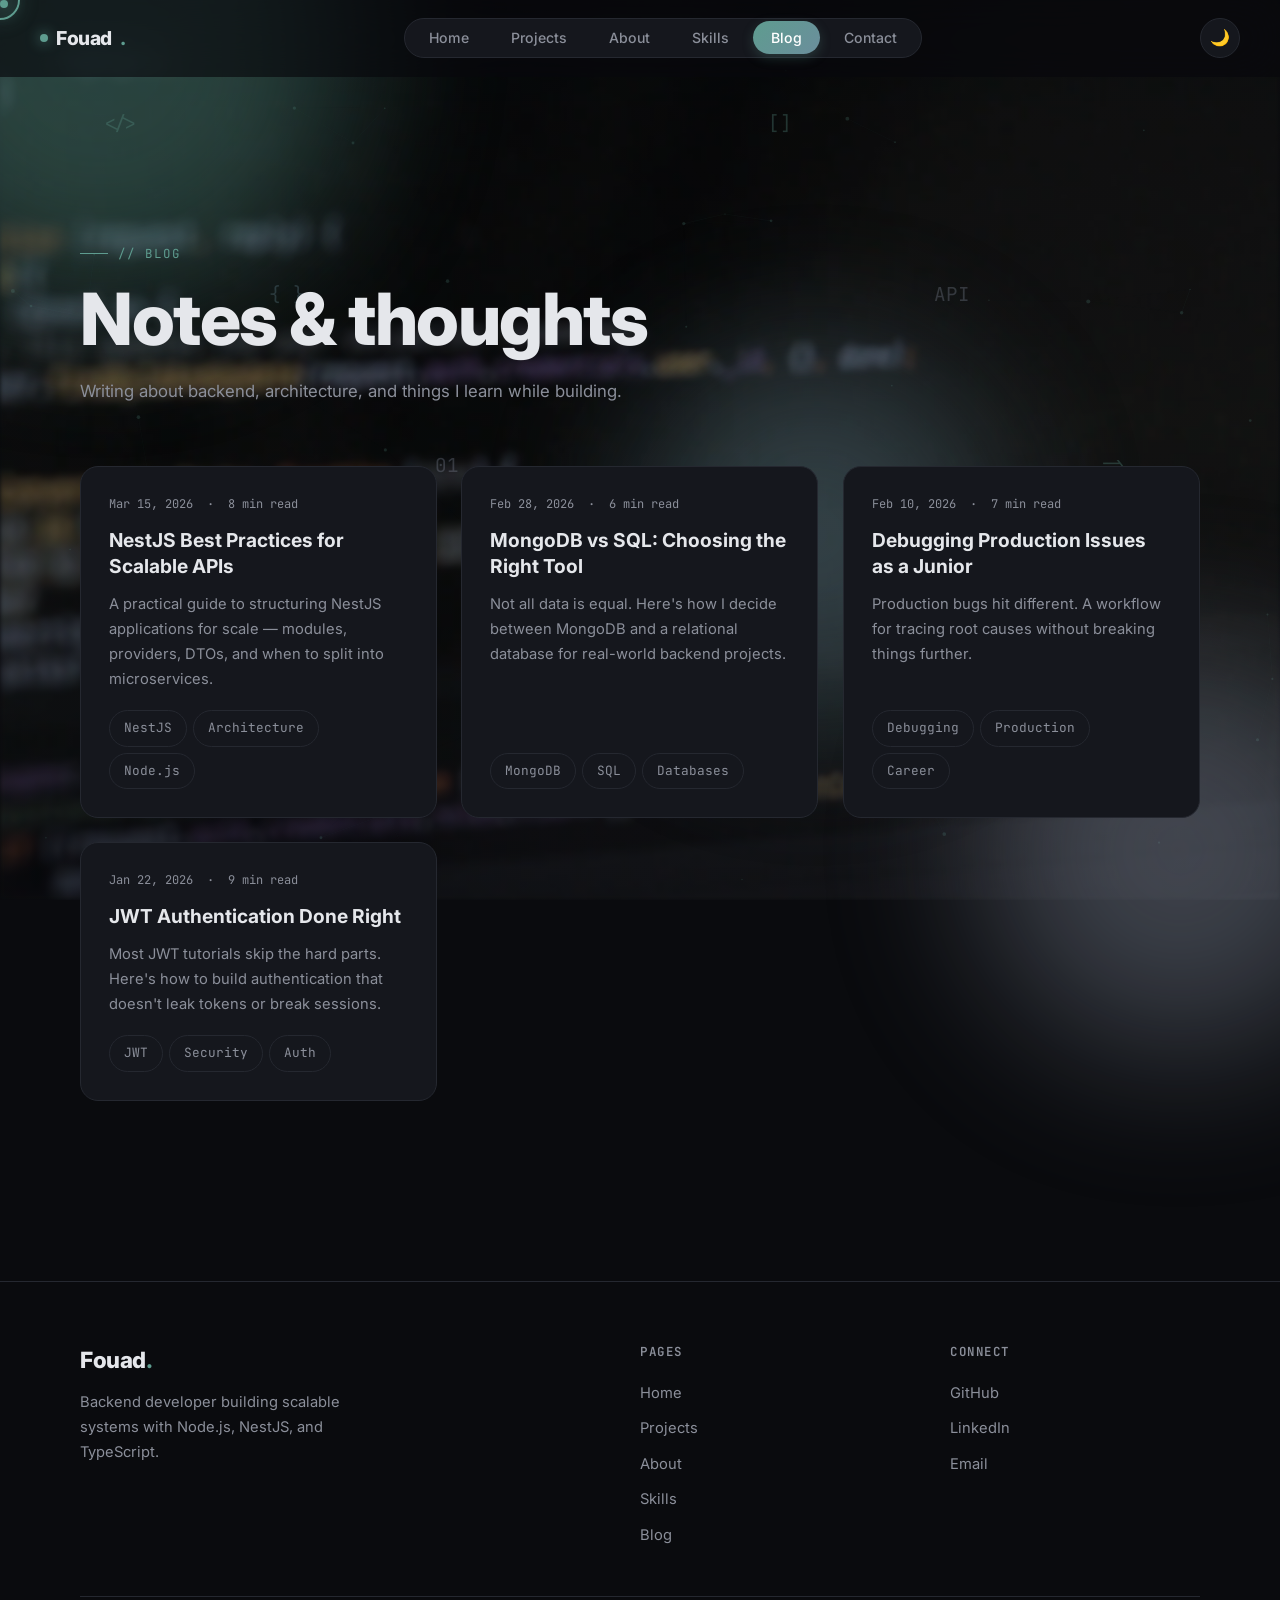
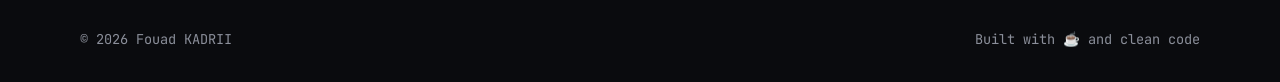
<file: blog.html>
<!DOCTYPE html>
<html lang="en" data-theme="dark">
<head>
<meta charset="UTF-8" />
<meta name="viewport" content="width=device-width, initial-scale=1.0" />
<title>Blog — Fouad KADRII</title>
<link rel="icon" type="image/svg+xml" href="favicon.svg">
<link rel="preconnect" href="https://fonts.googleapis.com">
<link rel="preconnect" href="https://fonts.gstatic.com" crossorigin>
<link href="https://fonts.googleapis.com/css2?family=Inter:wght@300;400;500;600;700;800;900&family=JetBrains+Mono:wght@400;500;700&display=swap" rel="stylesheet">
<link rel="stylesheet" href="base.css">
<link rel="stylesheet" href="animations.css">
<link rel="stylesheet" href="pages.css">
<link rel="stylesheet" href="video-bg.css">  
</head>
<body>

  <div class="site-video-bg">
  <video class="site-video" autoplay loop muted playsinline preload="metadata" poster="hero-poster.png">
    <source src="hero-bg.mp4" type="video/mp4">
  </video>
  <div class="site-video-overlay"></div>
</div>
<div class="page-transition"></div>
<div class="cursor-dot" id="cursorDot"></div>
<div class="cursor-ring" id="cursorRing"></div>
<div class="scroll-progress" id="scrollProgress"></div>
<canvas id="particles" class="particles-canvas"></canvas>
<div class="bg-blob bg-blob-1"></div>
<div class="bg-blob bg-blob-2"></div>
<div class="bg-blob bg-blob-3"></div>

<div class="preloader" id="preloader">
  <div class="preloader-inner">
    <div class="preloader-text">Fouad<span>.</span></div>
    <div class="preloader-bar"><div class="preloader-bar-fill"></div></div>
  </div>
</div>

<nav class="navbar" id="navbar">
  <a href="index.html" class="nav-logo">
    <span class="nav-logo-dot"></span>
    Fouad<span class="accent">.</span>
  </a>
  <ul class="nav-links">
    <li><a href="index.html">Home</a></li>
    <li><a href="projects.html">Projects</a></li>
    <li><a href="about.html">About</a></li>
    <li><a href="skills.html">Skills</a></li>
    <li><a href="blog.html">Blog</a></li>
    <li><a href="contact.html">Contact</a></li>
  </ul>
  <div class="nav-actions">
    <button class="icon-btn" id="themeToggle">🌙</button>
    <button class="menu-toggle" id="menuToggle"><span></span><span></span><span></span></button>
  </div>
</nav>

<div class="mobile-menu" id="mobileMenu">
  <a href="index.html">Home</a>
  <a href="projects.html">Projects</a>
  <a href="about.html">About</a>
  <a href="skills.html">Skills</a>
  <a href="blog.html">Blog</a>
  <a href="contact.html">Contact</a>
</div>

<section class="section" style="padding-top: 160px;">
  <div class="container">
    <div data-reveal>
      <span class="section-label">// Blog</span>
      <h1 class="section-title" style="font-size: clamp(2.5rem, 6vw, 4.5rem);">Notes & thoughts</h1>
      <p class="section-desc">Writing about backend, architecture, and things I learn while building.</p>
    </div>

    <div class="blog-grid" id="blogGrid"></div>
  </div>
</section>

<footer class="footer">
  <div class="container">
    <div class="footer-grid">
      <div class="footer-brand">
        <h3>Fouad<span class="accent">.</span></h3>
        <p>Backend developer building scalable systems with Node.js, NestJS, and TypeScript.</p>
      </div>
      <div class="footer-col">
        <h4>Pages</h4>
        <ul>
          <li><a href="index.html">Home</a></li>
          <li><a href="projects.html">Projects</a></li>
          <li><a href="about.html">About</a></li>
          <li><a href="skills.html">Skills</a></li>
          <li><a href="blog.html">Blog</a></li>
        </ul>
      </div>
      <div class="footer-col">
        <h4>Connect</h4>
        <ul>
          <li><a href="https://github.com/Fouad902" target="_blank" rel="noopener">GitHub</a></li>
          <li><a href="https://www.linkedin.com/in/fouad-kadrii11/" target="_blank" rel="noopener">LinkedIn</a></li>
          <li><a href="mailto:fouadkadrii896@gmail.com">Email</a></li>
        </ul>
      </div>
    </div>
    <div class="footer-bottom">
      <span>© <span id="year"></span> Fouad KADRII</span>
      <span>Built with ☕ and clean code</span>
    </div>
  </div>
</footer>

<script src="data.js"></script>
<script src="main.js"></script>
<script src="cursor.js"></script>
<script src="particles.js"></script>
<script src="transitions.js"></script>
<script>
  document.addEventListener('DOMContentLoaded', () => {
    const grid = document.getElementById('blogGrid');
    grid.innerHTML = POSTS.map((post, i) => `
      <article class="post-card tilt" data-reveal style="--delay:${i * 0.08}s">
        <div class="post-meta">
          <span>${new Date(post.date).toLocaleDateString('en-US', { month: 'short', day: 'numeric', year: 'numeric' })}</span>
          <span>·</span>
          <span>${post.readTime}</span>
        </div>
        <h3 class="post-title">${post.title}</h3>
        <p class="post-excerpt">${post.excerpt}</p>
        <div class="post-tags">
          ${post.tags.map(t => `<span class="chip">${t}</span>`).join('')}
        </div>
      </article>
    `).join('');
    if (window.initReveals) initReveals();
    if (window.initTilt) initTilt();
  });
</script>
</body>
</html>
</file>
<file: base.css>
/* ============================================================
   BASE — Reset, Variables, Typography
   ============================================================ */
*, *::before, *::after { box-sizing: border-box; margin: 0; padding: 0; cursor: none; }

:root {
  --bg: #0a0b0e;
  --bg-soft: #121318;
  --card: #15171d;
  --card-hover: #1b1e25;
  --border: #252830;
  --text: #e5e7eb;
  --text-muted: #8b8f9a;
  --accent: #5e9c8f;         /* ← Teal هادي */
  --accent-2: #6b8e9c;
  --accent-3: #8b94a6;
  --accent-glow: rgba(94, 156, 143, 0.25);
  --success: #4ade80;
  --error: #f87171;
  --warning: #fbbf24;
  --radius: 18px;
  --radius-sm: 12px;
  --radius-xs: 8px;
  --transition: 0.35s cubic-bezier(0.4, 0, 0.2, 1);
  --ease-out: cubic-bezier(0.16, 1, 0.3, 1);
}

[data-theme="light"] {
  --bg: #f8f8fc;
  --bg-soft: #ececf4;
  --card: #ffffff;
  --card-hover: #f5f5fa;
  --border: #e0e0ec;
  --text: #0d0d15;
  --text-muted: #5c5c72;
  --accent-glow: rgba(99, 102, 241, 0.25);
}

html {
  scroll-behavior: smooth;
  -webkit-text-size-adjust: 100%;
  background-color: var(--bg);      /* ← الخلفية على html */
}

body {
  font-family: 'Inter', -apple-system, BlinkMacSystemFont, sans-serif;
  background: transparent;           /* ← body شفاف */
  color: var(--text);
  line-height: 1.6;
  overflow-x: hidden;
  transition: background var(--transition), color var(--transition);
  cursor: none !important;
  min-height: 100vh;
  padding-top: 76px;
                /* ← مهم */
}

@media (pointer: coarse) {
  body { cursor: auto; }
}

a { color: inherit; text-decoration: none; }
img, svg { max-width: 100%; display: block; }
button, input, textarea, select { font: inherit; color: inherit; }

.mono { font-family: 'JetBrains Mono', monospace; }
.accent { color: var(--accent); }
.hidden { display: none !important; }

/* Container */
.container {
  max-width: 1200px;
  margin: 0 auto;
  padding: 0 40px;
  position: relative;
  z-index: 1;
}
.container-narrow { max-width: 860px; }

/* Sections */
.section {
  padding: 60px 0 100px;
  position: relative;
  z-index: 1;
}
.section-sm { padding: 70px 0; }

.section-label {
  display: inline-flex;
  align-items: center;
  gap: 10px;
  font-size: 0.78rem;
  color: var(--accent);
  margin-bottom: 16px;
  text-transform: uppercase;
  letter-spacing: 2px;
  font-family: 'JetBrains Mono', monospace;
}
.section-label::before {
  content: '';
  width: 28px;
  height: 1px;
  background: var(--accent);
}

.section-title {
  font-size: clamp(2rem, 4.5vw, 3rem);
  font-weight: 800;
  letter-spacing: -1.5px;
  margin-bottom: 18px;
  line-height: 1.1;
}

.section-desc {
  color: var(--text-muted);
  max-width: 640px;
  margin-bottom: 60px;
  font-size: 1.05rem;
  line-height: 1.75;
}

/* Buttons */
.btn {
  display: inline-flex;
  align-items: center;
  gap: 10px;
  padding: 14px 28px;
  border-radius: var(--radius-sm);
  font-weight: 600;
  font-size: 0.92rem;
  cursor: none;
  border: none;
  transition: all var(--transition);
  font-family: inherit;
  white-space: nowrap;
  position: relative;
  overflow: hidden;
  background: none;
  color: inherit;
}

.btn-primary {
  background: linear-gradient(135deg, var(--accent), var(--accent-2));
  color: white;
  box-shadow: 0 8px 24px var(--accent-glow);
}
.btn-primary:hover {
  box-shadow: 0 14px 36px var(--accent-glow);
}

.btn-ghost {
  background: transparent;
  color: var(--text);
  border: 1px solid var(--border);
}
.btn-ghost:hover {
  border-color: var(--accent);
  background: var(--card);
}

.btn-sm {
  padding: 10px 20px;
  font-size: 0.85rem;
}

/* Chips */
.chip {
  display: inline-flex;
  align-items: center;
  padding: 7px 14px;
  background: var(--card);
  border: 1px solid var(--border);
  border-radius: 50px;
  font-size: 0.8rem;
  color: var(--text-muted);
  font-family: 'JetBrains Mono', monospace;
  transition: all var(--transition);
}
.chip:hover {
  border-color: var(--accent);
  color: var(--text);
  transform: translateY(-3px);
}

/* Scrollbar */
::-webkit-scrollbar { width: 10px; }
::-webkit-scrollbar-track { background: var(--bg); }
::-webkit-scrollbar-thumb {
  background: var(--border);
  border-radius: 5px;
}
::-webkit-scrollbar-thumb:hover { background: var(--accent); }

::selection {
  background: var(--accent);
  color: white;
}

/* Reduced motion */
@media (prefers-reduced-motion: reduce) {
  *, *::before, *::after {
    animation-duration: 0.01ms !important;
    transition-duration: 0.01ms !important;
    scroll-behavior: auto !important;
  }
}
</file>
<file: animations.css>
/* ============================================================
   ANIMATIONS — كل الأنيميشنز
   ============================================================ */

/* ============ PRELOADER ============ */
.preloader {
  position: fixed;
  inset: 0;
  background: var(--bg);
  z-index: 99999;
  display: grid;
  place-items: center;
  transition: opacity 0.6s, visibility 0.6s;
}
.preloader.hidden {
  opacity: 0;
  visibility: hidden;
}
.preloader-inner { text-align: center; }
.preloader-text {
  font-size: 2.5rem;
  font-weight: 800;
  margin-bottom: 24px;
  letter-spacing: -1.5px;
  font-family: 'JetBrains Mono', monospace;
}
.preloader-text span { color: var(--accent); }
.preloader-bar {
  width: 240px;
  height: 2px;
  background: var(--border);
  border-radius: 2px;
  overflow: hidden;
  margin: 0 auto;
}
.preloader-bar-fill {
  height: 100%;
  width: 100%;
  background: linear-gradient(90deg, var(--accent), var(--accent-2), var(--accent-3));
  transform-origin: left;
  animation: preloadFill 0.65s var(--ease-out) forwards;
}
@keyframes preloadFill {
  0% { transform: scaleX(0); }
  100% { transform: scaleX(1); }
}

/* ============ PAGE TRANSITIONS ============ */
.page-transition {
  position: fixed;
  inset: 0;
  background: transparent;
  background-image: none;
  visibility: hidden;
  z-index: 9999;
  transform: translateY(100%);
  pointer-events: none;
}
.page-transition.leaving {
  animation: slideUp 0.6s var(--ease-out) forwards;
}
.page-transition.entering {
  animation: slideDown 0.6s var(--ease-out) forwards;
}
@keyframes slideUp {
  0% { transform: translateY(100%); }
  100% { transform: translateY(0); }
}
@keyframes slideDown {
  0% { transform: translateY(0); }
  100% { transform: translateY(-100%); }
}

/* ============ CUSTOM CURSOR ============ */
/* ============ CUSTOM CURSOR — GLOW CIRCLE ============ */
.cursor-dot,
.cursor-ring,
.cursor-trail {
  position: fixed;
  top: 0;
  left: 0;
  pointer-events: none;
  z-index: 2147483647;
  border-radius: 50%;
  will-change: transform;
}

/* النقطة المركزية المتوهجة */
.cursor-dot {
  width: 8px;
  height: 8px;
  background: var(--accent);
  box-shadow: 
    0 0 16px var(--accent), 
    0 0 32px var(--accent-glow),
    0 0 48px var(--accent-glow);
  z-index: 2147483647;
  animation: cursorPulse 2s ease-in-out infinite;
}

@keyframes cursorPulse {
  0%, 100% {
    box-shadow: 
      0 0 16px var(--accent), 
      0 0 32px var(--accent-glow),
      0 0 48px var(--accent-glow);
  }
  50% {
    box-shadow: 
      0 0 20px var(--accent), 
      0 0 40px var(--accent-glow),
      0 0 60px var(--accent-glow);
  }
}

/* الحلقة المتوهجة */
.cursor-ring {
  width: 40px;
  height: 40px;
  border: 2px solid var(--accent);
  box-shadow: 
    0 0 20px var(--accent-glow), 
    inset 0 0 20px var(--accent-glow);
  transition: 
    width 0.3s cubic-bezier(0.16, 1, 0.3, 1),
    height 0.3s cubic-bezier(0.16, 1, 0.3, 1),
    border-color 0.3s,
    box-shadow 0.3s,
    background 0.3s;
}

/* عند الـ Hover على الروابط/الأزرار */
.cursor-ring.hovered {
  width: 70px;
  height: 70px;
  border-color: var(--accent-2);
  box-shadow: 
    0 0 40px var(--accent-glow),
    0 0 80px var(--accent-glow),
    inset 0 0 30px var(--accent-glow);
  background: rgba(94, 156, 143, 0.08);
}

/* "VIEW" على كروت المشاريع */
.cursor-ring.viewing::after {
  content: 'VIEW';
  position: absolute;
  inset: 0;
  display: grid;
  place-items: center;
  font-size: 0.65rem;
  font-weight: 700;
  letter-spacing: 1.5px;
  color: var(--accent);
  text-shadow: 0 0 10px var(--accent-glow);
}

/* الأثر — Trail */
.cursor-trail {
  width: 8px;
  height: 8px;
  background: var(--accent-3);
  opacity: 0.5;
  filter: blur(3px);
  box-shadow: 0 0 15px var(--accent-3);
  z-index: 2147483646;
}

/* الموبايل */
@media (pointer: coarse) {
  .cursor-dot,
  .cursor-ring,
  .cursor-trail { 
    display: none; 
  }
}

/* ============ SCROLL PROGRESS ============ */
.scroll-progress {
  position: fixed;
  top: 0; left: 0;
  height: 3px;
  width: 0%;
  background: linear-gradient(90deg, var(--accent), var(--accent-2), var(--accent-3));
  z-index: 200;
  transition: width 0.1s;
}

/* ============ NAVBAR ============ */
.navbar {
  position: fixed;
  top: 0; left: 0; right: 0;
  padding: 18px 40px;
  display: flex;
  justify-content: space-between;
  align-items: center;
  z-index: 100;
  background: rgba(8, 8, 13, 0.65);
  backdrop-filter: blur(24px);
  -webkit-backdrop-filter: blur(24px);
  border-bottom: 1px solid transparent;
  transition: all var(--transition);
}
[data-theme="light"] .navbar { background: rgba(248, 248, 252, 0.75); }
.navbar.scrolled {
  border-bottom-color: var(--border);
  padding: 14px 40px;
}

.nav-logo {
  font-weight: 800;
  font-size: 1.2rem;
  letter-spacing: -0.5px;
  display: flex;
  align-items: center;
  gap: 8px;
  cursor: none;
}
.nav-logo-dot {
  width: 8px; height: 8px;
  background: var(--accent);
  border-radius: 50%;
  box-shadow: 0 0 14px var(--accent);
  animation: pulse 2s infinite;
}
@keyframes pulse {
  0%, 100% { opacity: 1; transform: scale(1); }
  50% { opacity: 0.5; transform: scale(0.85); }
}

.nav-links {
  display: flex;
  gap: 6px;
  list-style: none;
  align-items: center;
  padding: 6px;
  background: var(--card);
  border: 1px solid var(--border);
  border-radius: 50px;
}
.nav-links a {
  padding: 8px 18px;
  border-radius: 50px;
  font-size: 0.88rem;
  font-weight: 500;
  color: var(--text-muted);
  transition: all var(--transition);
  position: relative;
  cursor: none;
}
.nav-links a:hover { color: var(--text); }
.nav-links a.active {
  color: white;
  background: linear-gradient(135deg, var(--accent), var(--accent-2));
  box-shadow: 0 4px 12px var(--accent-glow);
}

.nav-actions {
  display: flex;
  gap: 10px;
  align-items: center;
}

.icon-btn {
  background: var(--card);
  border: 1px solid var(--border);
  color: var(--text);
  width: 40px; height: 40px;
  border-radius: 50%;
  cursor: none;
  display: grid;
  place-items: center;
  transition: all var(--transition);
  font-size: 1rem;
}
.icon-btn:hover {
  border-color: var(--accent);
  transform: rotate(15deg);
}

.menu-toggle {
  display: none;
  background: var(--card);
  border: 1px solid var(--border);
  width: 40px; height: 40px;
  border-radius: 50%;
  cursor: none;
  flex-direction: column;
  justify-content: center;
  align-items: center;
  gap: 4px;
}
.menu-toggle span {
  width: 16px;
  height: 2px;
  background: var(--text);
  transition: all var(--transition);
}
.menu-toggle.active span:nth-child(1) {
  transform: translateY(6px) rotate(45deg);
}
.menu-toggle.active span:nth-child(2) { opacity: 0; }
.menu-toggle.active span:nth-child(3) {
  transform: translateY(-6px) rotate(-45deg);
}

/* Mobile menu */
.mobile-menu {
  position: fixed;
  inset: 0;
  background: var(--bg);
  display: flex;
  flex-direction: column;
  justify-content: center;
  align-items: center;
  gap: 24px;
  transform: translateX(100%);
  transition: transform 0.6s var(--ease-out);
  z-index: 99;
}
.mobile-menu.open { transform: translateX(0); }
.mobile-menu a {
  font-size: 2rem;
  font-weight: 800;
  color: var(--text);
  transition: color var(--transition), transform var(--transition);
  cursor: none;
}
.mobile-menu a:hover {
  color: var(--accent);
  transform: translateX(10px);
}

/* ============ BACKGROUND EFFECTS ============ */

.bg-blob {
  position: fixed;
  border-radius: 50%;
  filter: blur(80px);
  opacity: 0.4;
  pointer-events: none;
  z-index: 0;
  will-change: transform;
}
.bg-blob-1 {
  width: 500px; height: 500px;
  background: var(--accent);
  top: -200px; left: -150px;
  animation: blobFloat1 20s ease-in-out infinite;
}
.bg-blob-2 {
  width: 400px; height: 400px;
  background: var(--accent-3);
  bottom: -150px; right: -100px;
  animation: blobFloat2 25s ease-in-out infinite;
}
.bg-blob-3 {
  width: 350px; height: 350px;
  background: var(--accent-2);
  top: 40%; left: 50%;
  animation: blobFloat3 30s ease-in-out infinite;
}
@keyframes blobFloat1 {
  0%, 100% { transform: translate(0, 0) scale(1); }
  33% { transform: translate(80px, 60px) scale(1.1); }
  66% { transform: translate(-40px, 100px) scale(0.95); }
}
@keyframes blobFloat2 {
  0%, 100% { transform: translate(0, 0) scale(1); }
  50% { transform: translate(-100px, -80px) scale(1.15); }
}
@keyframes blobFloat3 {
  0%, 100% { transform: translate(-50%, -50%) scale(1); }
  50% { transform: translate(-30%, -70%) scale(0.9); }
}

/* Particles canvas */
.particles-canvas {
  position: fixed;
  inset: 0;
  pointer-events: none;
  z-index: 0;
  opacity: 0.5;
}

.floating-elements {
  position: fixed;
  inset: 0;
  overflow: hidden;
  pointer-events: none;
  z-index: 0;
}
.floating-element {
  position: absolute;
  opacity: 0.3;
  color: var(--accent);
  font-family: 'JetBrains Mono', monospace;
  font-size: clamp(0.9rem, 1.7vw, 1.2rem);
  text-shadow: 0 0 18px var(--accent-glow);
  animation: elementFloat var(--float-duration) ease-in-out infinite alternate;
  animation-delay: var(--float-delay);
  will-change: transform;
}
.floating-element:nth-child(2n) { color: var(--accent-2); }
.floating-element:nth-child(3n) { color: var(--accent-3); }
@keyframes elementFloat {
  0% { transform: translate3d(0, 16px, 0) rotate(-8deg); }
  50% { transform: translate3d(24px, -28px, 0) rotate(8deg); }
  100% { transform: translate3d(-18px, 8px, 0) rotate(-4deg); }
}

/* Grid overlay */
.grid-overlay {
  position: absolute;
  inset: 0;
  background-image:
    linear-gradient(rgba(99, 102, 241, 0.05) 1px, transparent 1px),
    linear-gradient(90deg, rgba(99, 102, 241, 0.05) 1px, transparent 1px);
  background-size: 60px 60px;
  mask-image: radial-gradient(ellipse at center, black 30%, transparent 75%);
  -webkit-mask-image: radial-gradient(ellipse at center, black 30%, transparent 75%);
  pointer-events: none;
  animation: gridMove 25s linear infinite;
}
@keyframes gridMove {
  0% { background-position: 0 0; }
  100% { background-position: 60px 60px; }
}

/* ============ SPLIT TEXT ============ */
.split-text {
  display: inline-block;
  overflow: hidden;
}
.split-text .char {
  display: inline-block;
  transform: translateY(110%);
  opacity: 0;
  transition: transform 0.7s var(--ease-out), opacity 0.5s;
}
.split-text.revealed .char {
  transform: translateY(0);
  opacity: 1;
}

/* ============ TYPING ============ */
.typing {
  background: linear-gradient(135deg, var(--accent), var(--accent-2), var(--accent-3));
  background-size: 200% 200%;
  -webkit-background-clip: text;
  background-clip: text;
  -webkit-text-fill-color: transparent;
  animation: gradientShift 4s ease infinite;
}
@keyframes gradientShift {
  0%, 100% { background-position: 0% 50%; }
  50% { background-position: 100% 50%; }
}
.cursor-blink {
  color: var(--accent);
  animation: blink 1s step-end infinite;
  font-weight: 300;
}
@keyframes blink {
  0%, 50% { opacity: 1; }
  51%, 100% { opacity: 0; }
}

/* ============ SCROLL REVEAL ============ */
[data-reveal] {
  opacity: 0;
  transform: translateY(60px) scale(0.96);
  transition: opacity 0.9s cubic-bezier(0.16, 1, 0.3, 1),
              transform 0.9s cubic-bezier(0.16, 1, 0.3, 1);
}

/* Project cards stagger reveal */
.project-card[data-reveal] {
  opacity: 0;
  transform: translateY(40px) scale(0.95);
  transition: 
    opacity 0.7s cubic-bezier(0.16, 1, 0.3, 1),
    transform 0.7s cubic-bezier(0.16, 1, 0.3, 1);
}
/* Reveal state — لما العنصر يظهر */
[data-reveal].revealed {
  opacity: 1;
  transform: translateY(0) scale(1);
}

/* Project cards — override */
.project-card[data-reveal].revealed {
  opacity: 1;
  transform: translateY(0) scale(1);
}

/* اتجاهات مختلفة */
[data-reveal="left"] { transform: translateX(-60px); }
[data-reveal="right"] { transform: translateX(60px); }
[data-reveal="scale"] { transform: scale(0.85); }

[data-reveal="left"].revealed,
[data-reveal="right"].revealed,
[data-reveal="scale"].revealed {
  opacity: 1;
  transform: none;
}

/* ============ TILT ============ */
.tilt {
  transform-style: preserve-3d;
  transition: transform 0.3s var(--ease-out),
              box-shadow 0.4s var(--transition);
  will-change: transform;
}
/* ============ MAGNETIC ============ */
.magnetic {
  transition: transform 0.3s var(--ease-out),
              box-shadow var(--transition),
              border-color var(--transition);
}

/* ============ MARQUEE ============ */
.marquee {
  overflow: hidden;
  padding: 40px 0;
  position: relative;
  border-top: 1px solid var(--border);
  border-bottom: 1px solid var(--border);
  mask-image: linear-gradient(90deg, transparent, black 15%, black 85%, transparent);
  -webkit-mask-image: linear-gradient(90deg, transparent, black 15%, black 85%, transparent);
}
.marquee-track {
  display: flex;
  gap: 60px;
  animation: marquee 40s linear infinite;
  width: fit-content;
}
.marquee-track:hover { animation-play-state: paused; }
@keyframes marquee {
  0% { transform: translateX(0); }
  100% { transform: translateX(-50%); }
}
.marquee-item {
  font-size: 1.8rem;
  font-weight: 700;
  letter-spacing: -0.5px;
  white-space: nowrap;
  display: flex;
  align-items: center;
  gap: 60px;
  color: var(--text-muted);
  font-family: 'JetBrains Mono', monospace;
}
.marquee-item .dot {
  width: 8px; height: 8px;
  background: var(--accent);
  border-radius: 50%;
  flex-shrink: 0;
}

/* ============ GLITCH ============ */
.glitch {
  position: relative;
  display: inline-block;
}
.glitch::before,
.glitch::after {
  content: attr(data-text);
  position: absolute;
  top: 0; left: 0;
  width: 100%;
  height: 100%;
  background: var(--bg);
  overflow: hidden;
}
.glitch::before {
  left: 2px;
  text-shadow: -2px 0 var(--accent-3);
  animation: glitch-1 3s infinite linear alternate-reverse;
}
.glitch::after {
  left: -2px;
  text-shadow: -2px 0 var(--accent);
  animation: glitch-2 2s infinite linear alternate-reverse;
}
@keyframes glitch-1 {
  0%, 100% { clip-path: inset(0 0 100% 0); }
  20% { clip-path: inset(20% 0 60% 0); }
  40% { clip-path: inset(50% 0 30% 0); }
  60% { clip-path: inset(10% 0 80% 0); }
  80% { clip-path: inset(70% 0 20% 0); }
}
@keyframes glitch-2 {
  0%, 100% { clip-path: inset(100% 0 0 0); }
  20% { clip-path: inset(60% 0 20% 0); }
  40% { clip-path: inset(30% 0 50% 0); }
  60% { clip-path: inset(80% 0 10% 0); }
  80% { clip-path: inset(20% 0 70% 0); }
}

/* ============ RIPPLE ============ */
.ripple {
  position: absolute;
  border-radius: 50%;
  background: radial-gradient(circle, var(--accent-glow), transparent 70%);
  transform: scale(0);
  animation: rippleAnim 0.7s var(--ease-out);
  pointer-events: none;
}
@keyframes rippleAnim {
  to { transform: scale(4); opacity: 0; }
}

/* ============ SKILL BARS ============ */
.skill-bar {
  height: 6px;
  background: var(--card);
  border-radius: 3px;
  overflow: hidden;
  position: relative;
  border: 1px solid var(--border);
}
.skill-bar-fill {
  height: 100%;
  background: linear-gradient(90deg, var(--accent), var(--accent-2));
  border-radius: 3px;
  width: 0;
  transition: width 1.5s var(--ease-out);
  position: relative;
}
.skill-bar-fill::after {
  content: '';
  position: absolute;
  inset: 0;
  background: linear-gradient(90deg, transparent, rgba(255,255,255,0.3), transparent);
  animation: skillShine 2s infinite;
}
@keyframes skillShine {
  0% { transform: translateX(-100%); }
  100% { transform: translateX(100%); }
}

/* ============ FLOATING ============ */
@keyframes float {
  0%, 100% { transform: translateY(0); }
  50% { transform: translateY(-12px); }
}
.float { animation: float 4s ease-in-out infinite; }
.float-delay-1 { animation-delay: 0.5s; }
.float-delay-2 { animation-delay: 1s; }
.float-delay-3 { animation-delay: 1.5s; }

/* ============ SPIN ============ */
@keyframes spin {
  to { transform: rotate(360deg); }
}
.spin-slow { animation: spin 20s linear infinite; }

/* ============ CONFETTI ============ */
.confetti-piece {
  position: fixed;
  width: 10px;
  height: 10px;
  pointer-events: none;
  z-index: 99999;
  animation: confettiFall 3s ease-out forwards;
}
@keyframes confettiFall {
  0% {
    transform: translate(0, 0) rotate(0deg);
    opacity: 1;
  }
  100% {
    transform: translate(var(--tx), var(--ty)) rotate(var(--rot));
    opacity: 0;
  }
}

/* ============ SCROLL INDICATOR ============ */
.scroll-indicator {
  position: absolute;
  bottom: 40px;
  left: 50%;
  transform: translateX(-50%);
  display: flex;
  flex-direction: column;
  align-items: center;
  gap: 12px;
  color: var(--text-muted);
  font-size: 0.7rem;
  letter-spacing: 3px;
  text-transform: uppercase;
  font-family: 'JetBrains Mono', monospace;
}
.scroll-line {
  width: 1px;
  height: 48px;
  background: linear-gradient(to bottom, var(--accent), transparent);
  animation: scrollDown 2s ease-in-out infinite;
}
@keyframes scrollDown {
  0% { transform: scaleY(0); transform-origin: top; }
  50% { transform: scaleY(1); transform-origin: top; }
  51% { transform: scaleY(1); transform-origin: bottom; }
  100% { transform: scaleY(0); transform-origin: bottom; }
}

/* ============ HERO BADGE ============ */
.hero-badge {
  display: inline-flex;
  align-items: center;
  gap: 10px;
  padding: 8px 16px;
  background: var(--card);
  border: 1px solid var(--border);
  border-radius: 50px;
  font-size: 0.82rem;
  color: var(--text-muted);
  margin-bottom: 32px;
}
.hero-badge .dot {
  width: 7px; height: 7px;
  background: var(--success);
  border-radius: 50%;
  box-shadow: 0 0 8px var(--success);
  animation: pulse 1.6s infinite;
}

/* ============ FAQ ============ */
.faq-item {
  border-bottom: 1px solid var(--border);
  overflow: hidden;
}
.faq-q {
  padding: 24px 0;
  cursor: none;
  display: flex;
  justify-content: space-between;
  align-items: center;
  gap: 20px;
  font-weight: 600;
  font-size: 1.05rem;
  transition: color var(--transition);
}
.faq-q:hover { color: var(--accent); }
.faq-q .icon {
  width: 26px; height: 26px;
  display: grid;
  place-items: center;
  border-radius: 50%;
  background: var(--card);
  border: 1px solid var(--border);
  transition: all var(--transition);
  flex-shrink: 0;
  font-size: 0.9rem;
}
.faq-item.open .faq-q .icon {
  transform: rotate(45deg);
  background: var(--accent);
  border-color: var(--accent);
  color: white;
}
.faq-a {
  max-height: 0;
  overflow: hidden;
  transition: max-height 0.5s var(--ease-out),
              padding 0.5s var(--ease-out);
  color: var(--text-muted);
  line-height: 1.8;
}
.faq-item.open .faq-a {
  max-height: 500px;
  padding-bottom: 24px;
}

/* ============ RESPONSIVE ============ */
@media (max-width: 900px) {
  .nav-links { display: none; }
  .menu-toggle { display: flex; }
  .container { padding: 0 24px; }
  .navbar { padding: 14px 24px; }
  .navbar.scrolled { padding: 12px 24px; }
  .section { padding: 80px 0; }
}
</file>
<file: pages.css>
/* ============================================================
   PAGES — ستايلات الصفحات والصفحة الرئيسية
   ============================================================ */

/* ============================================================
   HERO — Prisma Style
   ============================================================ */

.hero-prisma {
  position: relative;
  min-height: calc(100vh - 76px);
  width: 100%;
  overflow: hidden;
  display: flex;
  flex-direction: column;
  padding: 0;
  isolation: isolate;
}

/* ============ Animated background ============ */
/* ============ Hero Video Background ============ */
.hero-bg {
  position: absolute;
  inset: 0;
  z-index: 0;
  overflow: hidden;
  background: transparent;
  
}

.hero-video {
  position: absolute;
  inset: 0;
  width: 100%;
  height: 100%;
  object-fit: cover;
  object-position: center;
  z-index: 0;
}

.hero-overlay {
  position: absolute;
  inset: 0;
  z-index: 1;
  background: linear-gradient(
    to bottom,
    rgba(10, 10, 15, 0.7) 0%,
    rgba(10, 10, 15, 0.4) 40%,
    rgba(10, 10, 15, 0.85) 100%
  );
  pointer-events: none;
}

/* إخفاء البلوبز القديمة */
.hero-bg-layer {
  display: none;
}

.hero-noise {
  position: absolute;
  inset: 0;
  z-index: 2;
  background-image: repeating-radial-gradient(circle at 50% 50%, rgba(255,255,255,0.03) 0 1px, transparent 1px 3px);
  opacity: 0.6;
  mix-blend-mode: overlay;
  pointer-events: none;
}

.hero-vignette {
  position: absolute;
  inset: 0;
  z-index: 2;
  background: linear-gradient(
    to bottom,
    rgba(8, 8, 13, 0.5) 0%,
    transparent 30%,
    transparent 60%,
    rgba(8, 8, 13, 0.9) 100%
  );
  pointer-events: none;
}

/* الموبايل: استخدم صورة بدل الفيديو (أسرع) */
@media (max-width: 768px) {
  .hero-video { display: none; }
  .hero-bg {
    background-image: url('hero-poster.png');
    background-size: cover;
    background-position: center;
  }
}

/* ============ Top Navigation (Prisma style) ============ */
.hero-nav {
  position: absolute;
  top: 0;
  left: 50%;
  transform: translateX(-50%);
  z-index: 20;
  display: flex;
  align-items: center;
  gap: 32px;
  padding: 12px 40px;
  background: rgba(10, 10, 15, 0.9);
  backdrop-filter: blur(20px);
  -webkit-backdrop-filter: blur(20px);
  border-radius: 0 0 24px 24px;
  border: 1px solid rgba(255, 255, 255, 0.06);
  border-top: none;
}

[data-theme="light"] .hero-nav {
  background: rgba(20, 20, 28, 0.9);
}

.hero-nav a {
  font-size: 0.85rem;
  font-weight: 500;
  color: rgba(225, 224, 204, 0.7);
  transition: color 0.3s var(--ease-out), transform 0.3s var(--ease-out);
  letter-spacing: 0.3px;
}

.hero-nav a:hover {
  color: #e1e0cc;
  transform: translateY(-1px);
}

/* ============ Main content ============ */
.hero-content-prisma {
  position: relative;
  z-index: 10;
  flex: 1;
  display: flex;
  align-items: flex-end;
  padding: 0 60px 40px;
}

.hero-grid {
  width: 100%;
  display: grid;
  grid-template-columns: 1.6fr 1fr;
  gap: 60px;
  align-items: end;
}

/* Giant title */
.hero-main {
  display: flex;
  align-items: flex-end;
}

.hero-giant {
  font-size: clamp(5rem, 20vw, 20rem);
  font-weight: 500;
  line-height: 0.85;
  letter-spacing: -0.07em;
  color: #e1e0cc;
  display: inline-flex;
  flex-wrap: wrap;
  margin: 0;
  position: relative;
}

[data-theme="light"] .hero-giant {
  color: #1a1a22;
}

/* Word pull-up animation */
.pull-word {
  display: inline-block;
  transform: translateY(120%);
  opacity: 0;
  transition: transform 0.9s var(--ease-out), opacity 0.7s;
  will-change: transform;
}

.pull-word.revealed {
  transform: translateY(0);
  opacity: 1;
}

.pull-word.asterisk {
  font-size: 0.31em;
  position: absolute;
  top: 0.65em;
  right: -0.3em;
  color: var(--accent);
}

/* Side panel */
.hero-side {
  display: flex;
  flex-direction: column;
  gap: 24px;
  padding-bottom: 20px;
}

.hero-tagline {
  font-size: 0.95rem;
  line-height: 1.5;
  color: rgba(225, 224, 204, 0.7);
  max-width: 380px;
  transform: translateY(20px);
  opacity: 0;
  transition: transform 0.8s var(--ease-out) 0.5s,
              opacity 0.8s var(--ease-out) 0.5s;
}

[data-theme="light"] .hero-tagline {
  color: rgba(30, 30, 40, 0.75);
}

.hero-tagline.revealed {
  transform: translateY(0);
  opacity: 1;
}

.hero-tagline strong {
  color: #e1e0cc;
  font-weight: 600;
}

[data-theme="light"] .hero-tagline strong {
  color: #0d0d15;
}

/* CTA Button (Prisma style) */
.hero-btn-prisma {
  display: inline-flex;
  align-items: center;
  gap: 10px;
  padding: 8px 8px 8px 22px;
  background: #e1e0cc;
  color: #000;
  border-radius: 50px;
  font-size: 0.95rem;
  font-weight: 600;
  width: fit-content;
  transition: gap 0.4s var(--ease-out),
              transform 0.3s var(--ease-out);
  transform: translateY(20px);
  opacity: 0;
}

.hero-btn-prisma.revealed {
  transform: translateY(0);
  opacity: 1;
  transition: transform 0.8s var(--ease-out) 0.7s,
              opacity 0.8s var(--ease-out) 0.7s,
              gap 0.4s var(--ease-out);
}

.hero-btn-prisma:hover {
  gap: 16px;
}

.hero-btn-icon {
  width: 38px;
  height: 38px;
  display: grid;
  place-items: center;
  background: #000;
  color: #e1e0cc;
  border-radius: 50%;
  transition: transform 0.4s var(--ease-out);
}

.hero-btn-prisma:hover .hero-btn-icon {
  transform: scale(1.12) rotate(-8deg);
}

/* Scroll indicator */
.hero-scroll {
  z-index: 10;
  bottom: 30px !important;
}

/* ============ Responsive ============ */
@media (max-width: 900px) {
  .hero-nav {
    gap: 18px;
    padding: 10px 22px;
    border-radius: 0 0 18px 18px;
  }
  .hero-nav a {
    font-size: 0.75rem;
  }

  .hero-content-prisma {
    padding: 90px 24px 40px;
    align-items: flex-end;
  }

  .hero-grid {
    grid-template-columns: 1fr;
    gap: 24px;
  }

  .hero-giant {
    font-size: clamp(4rem, 22vw, 10rem);
  }

  .hero-side {
    padding-bottom: 40px;
    gap: 20px;
  }

  .hero-tagline {
    max-width: 100%;
    font-size: 0.9rem;
  }
}

@media (max-width: 480px) {
  .hero-nav {
    gap: 12px;
    padding: 8px 16px;
  }
  .hero-nav a {
    font-size: 0.7rem;
  }
  .hero-content-prisma {
    padding: 80px 18px 30px;
  }
  .hero-btn-prisma {
    font-size: 0.85rem;
    padding: 6px 6px 6px 18px;
  }
  .hero-btn-icon {
    width: 32px;
    height: 32px;
  }
}

/* ============ ABOUT PREVIEW ============ */
.about-grid {
  display: grid;
  grid-template-columns: 1.2fr 1fr;
  gap: 60px;
  align-items: start;
}

.about-text p {
  color: var(--text-muted);
  font-size: 1.08rem;
  line-height: 1.85;
  margin-bottom: 20px;
}
.about-text strong { color: var(--text); }

.about-stats {
  display: grid;
  grid-template-columns: 1fr 1fr;
  gap: 16px;
}
.stat-card {
  background: var(--card);
  border: 1px solid var(--border);
  border-radius: var(--radius);
  padding: 26px;
  transition: border-color var(--transition), background var(--transition);
}
.stat-card:hover {
  border-color: var(--accent);
  background: var(--card-hover);
}
.stat-num {
  font-size: 2.2rem;
  font-weight: 800;
  background: linear-gradient(135deg, var(--accent), var(--accent-2));
  -webkit-background-clip: text;
  background-clip: text;
  -webkit-text-fill-color: transparent;
  line-height: 1;
  margin-bottom: 8px;
  font-variant-numeric: tabular-nums;
}
.stat-label {
  font-size: 0.82rem;
  color: var(--text-muted);
  line-height: 1.5;
}

/* ============ PROJECTS GRID ============ */

/* ============================================================
   PROJECT CARDS — Bordered Card Style
   ============================================================ */

.projects-grid {
  display: grid;
  grid-template-columns: repeat(auto-fit, minmax(340px, 1fr));
  gap: 28px;
}

.project-card {
  position: relative;
  background: var(--card);
  border-radius: var(--radius);
  padding: 32px;
  display: flex;
  flex-direction: column;
  cursor: none;
  overflow: hidden;
  isolation: isolate;
  color: var(--text);
  text-decoration: none;
  /* شيلنا transition الـ transform من هنا — Tilt هيتولى */
  transition: box-shadow 0.5s cubic-bezier(0.16, 1, 0.3, 1);
}

/* الإطار المتدرج */
.project-card::before {
  content: '';
  position: absolute;
  inset: 0;
  padding: 1.5px;
  border-radius: var(--radius);
  background: linear-gradient(
    135deg,
    rgba(94, 156, 143, 0.3),
    rgba(107, 142, 156, 0.15),
    rgba(139, 148, 166, 0.2)
  );
  -webkit-mask: 
    linear-gradient(#fff 0 0) content-box, 
    linear-gradient(#fff 0 0);
  -webkit-mask-composite: xor;
  mask-composite: exclude;
  pointer-events: none;
  transition: all 0.5s cubic-bezier(0.16, 1, 0.3, 1);
  z-index: 0;
}

/* توهج خلفي عند الـ hover */
.project-card::after {
  content: '';
  position: absolute;
  inset: 0;
  border-radius: var(--radius);
  background: radial-gradient(
    circle at var(--mouse-x, 50%) var(--mouse-y, 50%),
    rgba(94, 156, 143, 0.12),
    transparent 60%
  );
  opacity: 0;
  transition: opacity 0.5s;
  pointer-events: none;
  z-index: 1;
}

.project-card:hover::after {
  opacity: 1;
}

/* الإطار المتدرج عند الـ hover — أقوى */
.project-card:hover::before {
  background: linear-gradient(
    135deg,
    var(--accent) 0%,
    var(--accent-2) 50%,
    var(--accent-3) 100%
  );
  padding: 2px;
}

.project-card:hover {
  box-shadow: 
    0 20px 40px rgba(0, 0, 0, 0.4),
    0 0 40px rgba(94, 156, 143, 0.15);
}

/* المحتوى فوق الـ overlays */
.project-card > * {
  position: relative;
  z-index: 2;
}

/* ============ Project header ============ */
.project-header {
  display: flex;
  justify-content: space-between;
  align-items: flex-start;
  gap: 12px;
  margin-bottom: 18px;
}

.project-title {
  font-size: 1.4rem;
  font-weight: 800;
  letter-spacing: -0.5px;
  line-height: 1.2;
  color: var(--text);
  transition: color 0.3s;
}

.project-card:hover .project-title {
  color: var(--accent);
}

.project-badge {
  font-size: 0.68rem;
  padding: 6px 14px;
  border-radius: 50px;
  font-weight: 700;
  text-transform: uppercase;
  letter-spacing: 1px;
  white-space: nowrap;
  font-family: 'JetBrains Mono', monospace;
  flex-shrink: 0;
}

.badge-prod {
  background: rgba(74, 222, 128, 0.12);
  color: var(--success);
  border: 1px solid rgba(74, 222, 128, 0.25);
}

.badge-freelance {
  background: rgba(94, 156, 143, 0.12);
  color: var(--accent);
  border: 1px solid rgba(94, 156, 143, 0.25);
}

.badge-personal {
  background: rgba(107, 142, 156, 0.12);
  color: var(--accent-2);
  border: 1px solid rgba(107, 142, 156, 0.25);
}

.badge-ai {
  background: rgba(236, 72, 153, 0.12);
  color: #ec4899;
  border: 1px solid rgba(236, 72, 153, 0.25);
}

/* ============ Description ============ */
.project-desc {
  color: var(--text-muted);
  font-size: 0.95rem;
  line-height: 1.75;
  margin-bottom: 22px;
  flex-grow: 1;
}

/* ============ Tech stack ============ */
.project-tech {
  display: flex;
  flex-wrap: wrap;
  gap: 8px;
  padding-top: 20px;
  border-top: 1px solid var(--border);
  margin-bottom: 22px;
}

.tech-chip {
  font-family: 'JetBrains Mono', monospace;
  font-size: 0.72rem;
  padding: 5px 12px;
  background: var(--bg-soft);
  border: 1px solid var(--border);
  border-radius: 6px;
  color: var(--text-muted);
  transition: all 0.3s;
}

.project-card:hover .tech-chip {
  border-color: rgba(94, 156, 143, 0.3);
  color: var(--text);
}

/* ============ CTA ============ */
.project-cta {
  display: flex;
  align-items: center;
  gap: 8px;
  color: var(--accent);
  font-size: 0.9rem;
  font-weight: 700;
  letter-spacing: 0.3px;
  transition: gap 0.3s cubic-bezier(0.16, 1, 0.3, 1);
}

.project-card:hover .project-cta {
  gap: 14px;
}

.project-cta svg {
  transition: transform 0.3s;
}

.project-card:hover .project-cta svg {
  transform: translateX(3px);
}
/* ============ TIMELINE ============ */
.timeline {
  position: relative;
  padding-left: 36px;
}
.timeline::before {
  content: '';
  position: absolute;
  left: 7px; top: 8px; bottom: 8px;
  width: 2px;
  background: linear-gradient(to bottom, var(--accent), var(--border));
}
.timeline-item {
  position: relative;
  padding-bottom: 44px;
}
.timeline-item:last-child { padding-bottom: 0; }
.timeline-item::before {
  content: '';
  position: absolute;
  left: -36px; top: 6px;
  width: 18px; height: 18px;
  border-radius: 50%;
  background: var(--bg);
  border: 2px solid var(--accent);
  box-shadow: 0 0 0 5px var(--bg);
  z-index: 2;
}
.timeline-item.current::before {
  background: var(--accent);
  box-shadow: 0 0 0 5px var(--bg), 0 0 20px var(--accent);
  animation: timelinePulse 2s infinite;
}
@keyframes timelinePulse {
  0%, 100% { box-shadow: 0 0 0 5px var(--bg), 0 0 20px var(--accent); }
  50% { box-shadow: 0 0 0 5px var(--bg), 0 0 32px var(--accent); }
}
.timeline-date {
  font-family: 'JetBrains Mono', monospace;
  font-size: 0.78rem;
  color: var(--accent);
  margin-bottom: 8px;
  letter-spacing: 0.5px;
}
.timeline-role {
  font-size: 1.15rem;
  font-weight: 700;
  margin-bottom: 4px;
}
.timeline-company {
  color: var(--text-muted);
  font-size: 0.92rem;
  margin-bottom: 12px;
}
.timeline-desc {
  color: var(--text-muted);
  font-size: 0.92rem;
  line-height: 1.75;
}

/* ============ CONTACT ============ */
.contact-card {
  background: var(--card);
  border: 1px solid var(--border);
  border-radius: 24px;
  padding: 60px 40px;
  margin: 0 auto;
  position: relative;
  overflow: hidden;
  text-align: center;
}
.contact-card::before {
  content: '';
  position: absolute;
  top: -50%; left: -50%;
  width: 200%; height: 200%;
  background: radial-gradient(circle, var(--accent-glow), transparent 60%);
  opacity: 0.4;
  pointer-events: none;
  animation: rotateGlow 25s linear infinite;
}
@keyframes rotateGlow {
  to { transform: rotate(360deg); }
}
.contact-card > * { position: relative; z-index: 1; }
.contact-card h2 {
  font-size: clamp(1.8rem, 4vw, 2.5rem);
  font-weight: 800;
  letter-spacing: -1px;
  margin-bottom: 16px;
}

.contact-form { text-align: left; margin: 36px 0; }
.form-row {
  display: grid;
  grid-template-columns: 1fr 1fr;
  gap: 16px;
}
.form-group { margin-bottom: 16px; }
.form-group label {
  display: block;
  font-size: 0.82rem;
  color: var(--text-muted);
  margin-bottom: 8px;
  font-weight: 500;
  letter-spacing: 0.5px;
}
.form-group input,
.form-group textarea {
  width: 100%;
  padding: 13px 16px;
  background: var(--bg-soft);
  border: 1px solid var(--border);
  border-radius: var(--radius-sm);
  color: var(--text);
  font-family: inherit;
  font-size: 0.94rem;
  transition: border-color var(--transition), box-shadow var(--transition);
  resize: vertical;
}
.form-group input:focus,
.form-group textarea:focus {
  outline: none;
  border-color: var(--accent);
  box-shadow: 0 0 0 3px var(--accent-glow);
}
.contact-form .btn { width: 100%; justify-content: center; }
.form-status {
  margin-top: 16px;
  font-size: 0.9rem;
  min-height: 20px;
  text-align: center;
}
.form-status.success { color: var(--success); }
.form-status.error { color: var(--error); }

.contact-links {
  display: flex;
  gap: 12px;
  justify-content: center;
  flex-wrap: wrap;
}

/* ============ CASE STUDY ============ */
.case-study { padding-top: 100px; }

.case-hero {
  padding: 60px 0 50px;
  border-bottom: 1px solid var(--border);
  margin-bottom: 60px;
}
.back-link {
  display: inline-flex;
  align-items: center;
  gap: 6px;
  color: var(--text-muted);
  font-size: 0.85rem;
  margin-bottom: 28px;
  font-family: 'JetBrains Mono', monospace;
  transition: color var(--transition), gap var(--transition);
  cursor: none;
}
.back-link:hover { color: var(--accent); gap: 12px; }
.case-badge {
  display: inline-block;
  font-size: 0.7rem;
  padding: 6px 14px;
  border-radius: 50px;
  font-weight: 600;
  text-transform: uppercase;
  letter-spacing: 1px;
  margin-bottom: 20px;
  font-family: 'JetBrains Mono', monospace;
}
.case-title {
  font-size: clamp(2.2rem, 5.5vw, 4rem);
  font-weight: 900;
  letter-spacing: -2px;
  line-height: 1.05;
  margin-bottom: 20px;
}
.case-subtitle {
  font-size: 1.15rem;
  color: var(--text-muted);
  max-width: 720px;
  line-height: 1.7;
  margin-bottom: 28px;
}
.case-tech {
  display: flex;
  flex-wrap: wrap;
  gap: 8px;
  margin-bottom: 32px;
}
.case-links {
  display: flex;
  gap: 12px;
  flex-wrap: wrap;
}

.case-section { padding-bottom: 100px; }
.case-block { margin-bottom: 64px; }
.case-text {
  font-size: 1.08rem;
  line-height: 1.9;
  color: var(--text-muted);
  margin-top: 12px;
}
.case-list { list-style: none; margin-top: 16px; }
.case-list li {
  padding: 16px 0 16px 32px;
  position: relative;
  color: var(--text-muted);
  font-size: 1rem;
  line-height: 1.7;
  border-bottom: 1px solid var(--border);
}
.case-list li:last-child { border-bottom: none; }
.case-list li::before {
  content: '→';
  position: absolute;
  left: 0; top: 16px;
  color: var(--accent);
  font-weight: bold;
}

.results-grid {
  display: grid;
  grid-template-columns: repeat(auto-fit, minmax(180px, 1fr));
  gap: 20px;
  margin-top: 24px;
}
.result-card {
  background: var(--card);
  border: 1px solid var(--border);
  border-radius: var(--radius);
  padding: 28px;
  text-align: center;
  transition: border-color var(--transition), background var(--transition);
}
.result-card:hover {
  border-color: var(--accent);
  background: var(--card-hover);
}
.result-num {
  font-size: 2.4rem;
  font-weight: 800;
  background: linear-gradient(135deg, var(--accent), var(--accent-2));
  -webkit-background-clip: text;
  background-clip: text;
  -webkit-text-fill-color: transparent;
  margin-bottom: 8px;
  line-height: 1;
  font-variant-numeric: tabular-nums;
}
.result-label {
  font-size: 0.85rem;
  color: var(--text-muted);
  line-height: 1.5;
}

.stack-grid {
  display: grid;
  grid-template-columns: repeat(auto-fit, minmax(220px, 1fr));
  gap: 28px;
  margin-top: 24px;
}
.stack-cat h4 {
  font-size: 0.85rem;
  color: var(--text-muted);
  margin-bottom: 12px;
  text-transform: uppercase;
  letter-spacing: 1.5px;
  font-weight: 600;
  font-family: 'JetBrains Mono', monospace;
}

.case-lessons {
  background: var(--card);
  border: 1px solid var(--border);
  border-radius: var(--radius);
  padding: 36px;
  border-left: 3px solid var(--accent);
}

.case-nav {
  display: flex;
  gap: 12px;
  justify-content: space-between;
  flex-wrap: wrap;
  padding-top: 44px;
  border-top: 1px solid var(--border);
  margin-top: 44px;
}

/* ============ SKILLS PAGE ============ */
.skills-categories {
  display: grid;
  grid-template-columns: repeat(auto-fit, minmax(320px, 1fr));
  gap: 24px;
}
.skill-cat {
  background: var(--card);
  border: 1px solid var(--border);
  border-radius: var(--radius);
  padding: 32px;
  transition: border-color var(--transition);
}
.skill-cat:hover { border-color: var(--accent); }
.skill-cat h3 {
  font-size: 1.1rem;
  margin-bottom: 24px;
  display: flex;
  align-items: center;
  gap: 10px;
}
.skill-item {
  margin-bottom: 20px;
}
.skill-item:last-child { margin-bottom: 0; }
.skill-item-head {
  display: flex;
  justify-content: space-between;
  margin-bottom: 8px;
  font-size: 0.9rem;
}
.skill-item-head .level {
  color: var(--accent);
  font-family: 'JetBrains Mono', monospace;
  font-size: 0.8rem;
}

/* ============ BLOG ============ */
.blog-grid {
  display: grid;
  grid-template-columns: repeat(auto-fit, minmax(320px, 1fr));
  gap: 24px;
}
.post-card {
  background: var(--card);
  border: 1px solid var(--border);
  border-radius: var(--radius);
  padding: 28px;
  transition: all var(--transition);
  display: flex;
  flex-direction: column;
  color: var(--text);
  cursor: none;
}
.post-card:hover {
  border-color: var(--accent);
  transform: translateY(-4px);
  box-shadow: 0 20px 40px rgba(0,0,0,0.2);
}
.post-meta {
  display: flex;
  gap: 14px;
  font-size: 0.75rem;
  color: var(--text-muted);
  font-family: 'JetBrains Mono', monospace;
  margin-bottom: 14px;
}
.post-title {
  font-size: 1.2rem;
  font-weight: 700;
  margin-bottom: 12px;
  line-height: 1.35;
}
.post-excerpt {
  color: var(--text-muted);
  font-size: 0.92rem;
  line-height: 1.7;
  margin-bottom: 18px;
  flex-grow: 1;
}
.post-tags {
  display: flex;
  gap: 6px;
  flex-wrap: wrap;
}

/* ============ FOOTER ============ */
.footer {
  border-top: 1px solid var(--border);
  padding: 60px 0 32px;
  margin-top: 80px;
  position: relative;
  z-index: 1;
}
.footer-grid {
  display: grid;
  grid-template-columns: 2fr 1fr 1fr;
  gap: 60px;
  margin-bottom: 48px;
}
.footer-brand h3 {
  font-size: 1.4rem;
  font-weight: 800;
  margin-bottom: 12px;
  letter-spacing: -0.5px;
}
.footer-brand p {
  color: var(--text-muted);
  max-width: 320px;
  line-height: 1.7;
  font-size: 0.92rem;
}
.footer-col h4 {
  font-size: 0.78rem;
  color: var(--text-muted);
  text-transform: uppercase;
  letter-spacing: 1.5px;
  margin-bottom: 18px;
  font-family: 'JetBrains Mono', monospace;
  font-weight: 600;
}
.footer-col ul {
  list-style: none;
  display: flex;
  flex-direction: column;
  gap: 10px;
}
.footer-col a {
  color: var(--text-muted);
  font-size: 0.92rem;
  transition: color var(--transition);
  cursor: none;
}
.footer-col a:hover { color: var(--accent); }

.footer-bottom {
  padding-top: 32px;
  border-top: 1px solid var(--border);
  display: flex;
  justify-content: space-between;
  align-items: center;
  flex-wrap: wrap;
  gap: 16px;
  font-size: 0.85rem;
  color: var(--text-muted);
  font-family: 'JetBrains Mono', monospace;
}
/* ============================================================
   FILTERS — Project Filter Tabs
   ============================================================ */

.filters {
  display: flex;
  flex-wrap: wrap;
  gap: 6px;
  margin-bottom: 40px;
  padding: 6px;
  background: var(--card);
  border: 1px solid var(--border);
  border-radius: 50px;
  width: fit-content;
}

.filter-btn {
  padding: 10px 20px;
  background: transparent;
  border: none;
  border-radius: 50px;
  font-size: 0.85rem;
  font-weight: 500;
  color: var(--text-muted);
  cursor: none;
  transition: all var(--transition);
  font-family: inherit;
  position: relative;
  overflow: hidden;
}

.filter-btn:hover {
  color: var(--text);
  background: var(--card-hover);
}

.filter-btn.active {
  background: linear-gradient(135deg, var(--accent), var(--accent-2));
  color: white;
  box-shadow: 0 4px 12px var(--accent-glow);
}

/* ============ RESPONSIVE ============ */
@media (max-width: 900px) {
  .about-grid { grid-template-columns: 1fr; gap: 40px; }
  .footer-grid { grid-template-columns: 1fr; gap: 40px; }
  .hero-floats { display: none; }
}
@media (max-width: 640px) {
  .hero { padding-top: 100px; }
  .hero-cta { width: 100%; }
  .hero-cta .btn { flex: 1; justify-content: center; }
  .contact-card { padding: 40px 24px; }
  .form-row { grid-template-columns: 1fr; }
  .about-stats { grid-template-columns: 1fr 1fr; }
  .stat-card { padding: 20px; }
  .stat-num { font-size: 1.8rem; }
  .projects-grid { grid-template-columns: 1fr; }
  .timeline { padding-left: 30px; }
  .timeline-item::before { left: -30px; width: 15px; height: 15px; }
  .case-nav { flex-direction: column; }
  .case-nav .btn { width: 100%; justify-content: center; }
  .footer-bottom { justify-content: center; text-align: center; }
  .filters { width: 100%; justify-content: center; }
  .marquee-item { font-size: 1.3rem; gap: 40px; }
  .marquee-track { gap: 40px; }
}
</file>
<file: video-bg.css>
/* ============================================================
   SITE VIDEO BACKGROUND
   ============================================================ */

.site-video-bg {
  position: fixed;
  top: 0;
  left: 0;
  width: 100vw;
  height: 100vh;
  z-index: -1;
  overflow: hidden;
  pointer-events: none;
}

.site-video {
  position: absolute;
  top: 0;
  left: 0;
  width: 100%;
  height: 100%;
  object-fit: cover;
  object-position: center;
  opacity: 0.85;                    /* ← أوضح بكتير */
  pointer-events: none;
  filter: blur(2px);                /* ← بلور خفيف بس */
}

.site-video-overlay {
  position: absolute;
  top: 0;
  left: 0;
  width: 100%;
  height: 100%;
  background: linear-gradient(
    to bottom,
    rgba(8, 8, 13, 0.4) 0%,         /* ← خفيف جدًا */
    rgba(8, 8, 13, 0.2) 50%,
    rgba(8, 8, 13, 0.5) 100%
  );
  pointer-events: none;
}

@media (max-width: 768px) {
  .site-video { display: none; }
  .site-video-bg {
    background-image: url('hero-poster.png');
    background-size: cover;
    background-position: center;
  }
}
</file>
